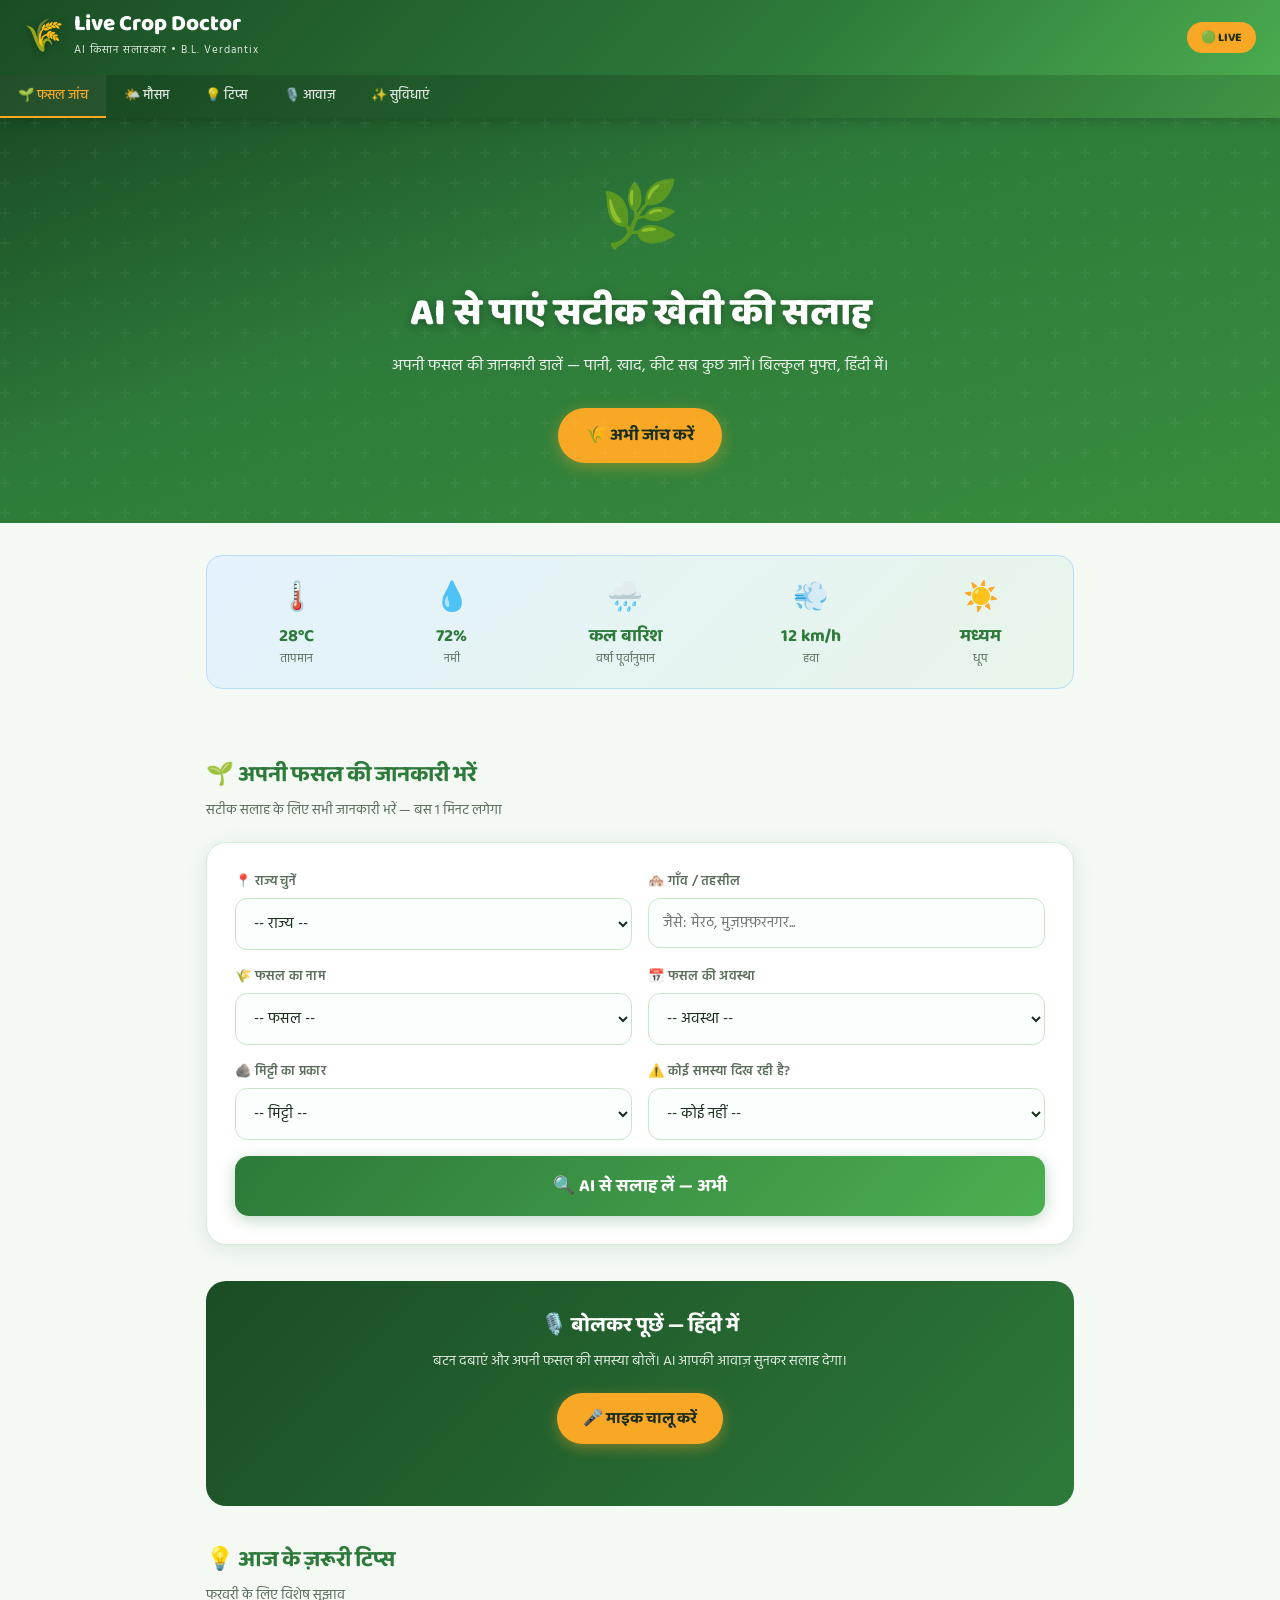
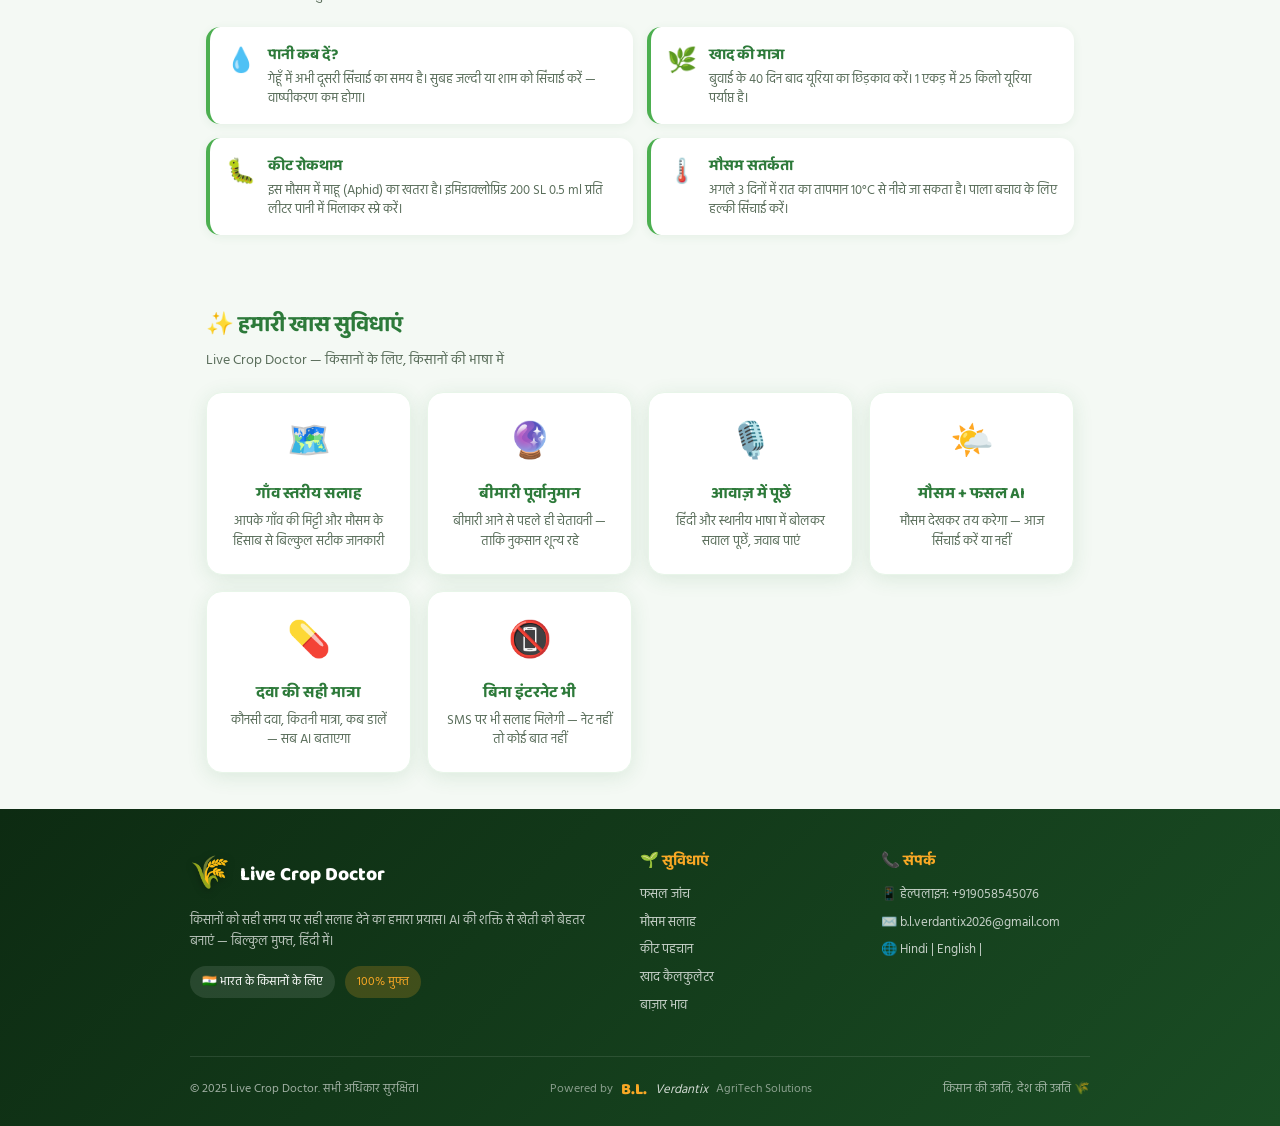
<file: pages/doctor.html>
<!DOCTYPE html>
<html lang="hi">

<head>
    <meta charset="UTF-8">
    <meta name="viewport" content="width=device-width, initial-scale=1.0">
    <title>Live Crop Doctor – B.L. Verdantix</title>
    <link
        href="https://fonts.googleapis.com/css2?family=Baloo+2:wght@400;600;700;800&family=Hind:wght@300;400;500;600&display=swap"
        rel="stylesheet">
    <style>
        :root {
            --green: #2d7a3a;
            --green-light: #4caf50;
            --green-pale: #e8f5e9;
            --gold: #f9a825;
            --gold-light: #fff9c4;
            --soil: #795548;
            --sky: #e3f2fd;
            --text: #1b2e1c;
            --text-muted: #5a6e5b;
            --white: #ffffff;
            --card-shadow: 0 4px 20px rgba(45, 122, 58, 0.12);
        }

        * {
            margin: 0;
            padding: 0;
            box-sizing: border-box;
        }

        body {
            font-family: 'Hind', sans-serif;
            background: #f4f9f4;
            color: var(--text);
            overflow-x: hidden;
        }

        /* ===== HEADER ===== */
        header {
            background: linear-gradient(135deg, #1a4d24 0%, #2d7a3a 60%, #4caf50 100%);
            color: white;
            padding: 0;
            position: sticky;
            top: 0;
            z-index: 100;
            box-shadow: 0 2px 12px rgba(0, 0, 0, 0.2);
        }

        .header-top {
            display: flex;
            align-items: center;
            justify-content: space-between;
            padding: 12px 24px;
        }

        .logo {
            display: flex;
            align-items: center;
            gap: 10px;
        }

        .logo-icon {
            font-size: 2rem;
            filter: drop-shadow(0 2px 4px rgba(0, 0, 0, 0.3));
        }

        .logo-text h1 {
            font-family: 'Baloo 2', cursive;
            font-size: 1.4rem;
            font-weight: 800;
            line-height: 1;
        }

        .logo-text span {
            font-size: 0.7rem;
            opacity: 0.85;
            letter-spacing: 1px;
        }

        .header-badge {
            background: var(--gold);
            color: #1b2e1c;
            padding: 6px 14px;
            border-radius: 20px;
            font-size: 0.75rem;
            font-weight: 700;
            font-family: 'Baloo 2', cursive;
            animation: pulse 2s infinite;
        }

        @keyframes pulse {

            0%,
            100% {
                transform: scale(1);
            }

            50% {
                transform: scale(1.04);
            }
        }

        nav {
            background: rgba(0, 0, 0, 0.15);
            display: flex;
            gap: 0;
            overflow-x: auto;
            scrollbar-width: none;
        }

        nav a {
            color: rgba(255, 255, 255, 0.85);
            text-decoration: none;
            padding: 10px 18px;
            font-size: 0.82rem;
            font-weight: 500;
            white-space: nowrap;
            border-bottom: 2px solid transparent;
            transition: all 0.2s;
        }

        nav a:hover,
        nav a.active {
            color: var(--gold);
            border-bottom-color: var(--gold);
            background: rgba(255, 255, 255, 0.05);
        }

        /* ===== HERO ===== */
        .hero {
            background: linear-gradient(160deg, #1a4d24 0%, #2d7a3a 40%, #388e3c 100%);
            color: white;
            padding: 50px 24px 60px;
            text-align: center;
            position: relative;
            overflow: hidden;
        }

        .hero::before {
            content: '';
            position: absolute;
            inset: 0;
            background: url("data:image/svg+xml,%3Csvg width='60' height='60' viewBox='0 0 60 60' xmlns='http://www.w3.org/2000/svg'%3E%3Cg fill='none' fill-rule='evenodd'%3E%3Cg fill='%23ffffff' fill-opacity='0.04'%3E%3Cpath d='M36 34v-4h-2v4h-4v2h4v4h2v-4h4v-2h-4zm0-30V0h-2v4h-4v2h4v4h2V6h4V4h-4zM6 34v-4H4v4H0v2h4v4h2v-4h4v-2H6zM6 4V0H4v4H0v2h4v4h2V6h4V4H6z'/%3E%3C/g%3E%3C/g%3E%3C/svg%3E");
        }

        .hero-emoji {
            font-size: 4rem;
            display: block;
            margin-bottom: 12px;
        }

        .hero h2 {
            font-family: 'Baloo 2', cursive;
            font-size: clamp(1.6rem, 5vw, 2.4rem);
            font-weight: 800;
            margin-bottom: 10px;
            text-shadow: 0 2px 8px rgba(0, 0, 0, 0.3);
        }

        .hero p {
            font-size: 1rem;
            opacity: 0.9;
            max-width: 500px;
            margin: 0 auto 28px;
            line-height: 1.6;
        }

        .hero-cta {
            display: inline-flex;
            align-items: center;
            gap: 8px;
            background: var(--gold);
            color: #1b2e1c;
            padding: 14px 28px;
            border-radius: 50px;
            font-family: 'Baloo 2', cursive;
            font-size: 1.05rem;
            font-weight: 700;
            text-decoration: none;
            box-shadow: 0 4px 16px rgba(249, 168, 37, 0.4);
            transition: transform 0.2s, box-shadow 0.2s;
            cursor: pointer;
            border: none;
        }

        .hero-cta:hover {
            transform: translateY(-2px);
            box-shadow: 0 6px 20px rgba(249, 168, 37, 0.5);
        }

        /* ===== MAIN CONTAINER ===== */
        .container {
            max-width: 900px;
            margin: 0 auto;
            padding: 0 16px;
        }

        /* ===== SECTION TITLES ===== */
        .section-title {
            font-family: 'Baloo 2', cursive;
            font-size: 1.4rem;
            font-weight: 700;
            color: var(--green);
            margin-bottom: 6px;
        }

        .section-sub {
            color: var(--text-muted);
            font-size: 0.88rem;
            margin-bottom: 20px;
        }

        /* ===== ADVISOR FORM ===== */
        .advisor-section {
            padding: 36px 0;
        }

        .form-card {
            background: white;
            border-radius: 20px;
            padding: 28px;
            box-shadow: var(--card-shadow);
            border: 1px solid #d4edda;
        }

        .form-grid {
            display: grid;
            grid-template-columns: 1fr 1fr;
            gap: 16px;
            margin-bottom: 16px;
        }

        @media(max-width:600px) {
            .form-grid {
                grid-template-columns: 1fr;
            }
        }

        .form-group {
            display: flex;
            flex-direction: column;
            gap: 6px;
        }

        .form-group label {
            font-size: 0.82rem;
            font-weight: 600;
            color: var(--text-muted);
            letter-spacing: 0.3px;
        }

        .form-group select,
        .form-group input {
            padding: 12px 14px;
            border: 1.5px solid #c8e6c9;
            border-radius: 12px;
            font-size: 0.95rem;
            font-family: 'Hind', sans-serif;
            color: var(--text);
            background: #fafffe;
            transition: border-color 0.2s, box-shadow 0.2s;
            outline: none;
        }

        .form-group select:focus,
        .form-group input:focus {
            border-color: var(--green);
            box-shadow: 0 0 0 3px rgba(76, 175, 80, 0.15);
        }

        .btn-analyze {
            width: 100%;
            padding: 16px;
            background: linear-gradient(135deg, var(--green), var(--green-light));
            color: white;
            border: none;
            border-radius: 14px;
            font-family: 'Baloo 2', cursive;
            font-size: 1.1rem;
            font-weight: 700;
            cursor: pointer;
            display: flex;
            align-items: center;
            justify-content: center;
            gap: 10px;
            transition: all 0.2s;
            box-shadow: 0 4px 16px rgba(45, 122, 58, 0.3);
            margin-top: 8px;
        }

        .btn-analyze:hover {
            transform: translateY(-1px);
            box-shadow: 0 6px 20px rgba(45, 122, 58, 0.4);
        }

        /* ===== RESULTS ===== */
        .results-section {
            display: none;
            padding-bottom: 36px;
        }

        .results-section.visible {
            display: block;
        }

        .results-header {
            background: linear-gradient(135deg, var(--green), #1b5e20);
            color: white;
            padding: 20px 24px;
            border-radius: 16px 16px 0 0;
            display: flex;
            align-items: center;
            gap: 12px;
        }

        .results-header h3 {
            font-family: 'Baloo 2', cursive;
            font-size: 1.15rem;
            font-weight: 700;
        }

        .results-body {
            background: white;
            border-radius: 0 0 16px 16px;
            overflow: hidden;
            box-shadow: var(--card-shadow);
        }

        .advice-cards {
            display: grid;
            grid-template-columns: 1fr 1fr;
            gap: 1px;
            background: #e8f5e9;
        }

        @media(max-width:600px) {
            .advice-cards {
                grid-template-columns: 1fr;
            }
        }

        .advice-card {
            background: white;
            padding: 20px;
            display: flex;
            flex-direction: column;
            gap: 8px;
        }

        .advice-card-icon {
            font-size: 1.8rem;
        }

        .advice-card-title {
            font-size: 0.78rem;
            font-weight: 700;
            color: var(--text-muted);
            text-transform: uppercase;
            letter-spacing: 0.5px;
        }

        .advice-card-value {
            font-family: 'Baloo 2', cursive;
            font-size: 1.1rem;
            font-weight: 700;
            color: var(--text);
            line-height: 1.3;
        }

        .advice-card-detail {
            font-size: 0.83rem;
            color: var(--text-muted);
            line-height: 1.5;
        }

        .badge {
            display: inline-block;
            padding: 3px 10px;
            border-radius: 20px;
            font-size: 0.72rem;
            font-weight: 700;
        }

        .badge-ok {
            background: #e8f5e9;
            color: #2e7d32;
        }

        .badge-warn {
            background: #fff8e1;
            color: #f57f17;
        }

        .badge-danger {
            background: #ffebee;
            color: #c62828;
        }

        .alert-box {
            margin: 16px;
            padding: 14px 16px;
            background: #fff8e1;
            border: 1.5px solid #ffe082;
            border-radius: 12px;
            display: flex;
            gap: 10px;
            align-items: flex-start;
        }

        .alert-box .alert-icon {
            font-size: 1.3rem;
            flex-shrink: 0;
        }

        .alert-box p {
            font-size: 0.88rem;
            line-height: 1.6;
            color: #5a4000;
        }

        /* ===== FEATURES SECTION ===== */
        .features-section {
            padding: 36px 0;
        }

        .features-grid {
            display: grid;
            grid-template-columns: repeat(auto-fit, minmax(200px, 1fr));
            gap: 16px;
        }

        .feature-card {
            background: white;
            border-radius: 16px;
            padding: 22px 18px;
            text-align: center;
            box-shadow: var(--card-shadow);
            border: 1px solid #e8f5e9;
            transition: transform 0.2s, box-shadow 0.2s;
        }

        .feature-card:hover {
            transform: translateY(-4px);
            box-shadow: 0 8px 28px rgba(45, 122, 58, 0.18);
        }

        .feature-card .icon {
            font-size: 2.2rem;
            margin-bottom: 10px;
        }

        .feature-card h3 {
            font-family: 'Baloo 2', cursive;
            font-size: 1rem;
            font-weight: 700;
            color: var(--green);
            margin-bottom: 6px;
        }

        .feature-card p {
            font-size: 0.82rem;
            color: var(--text-muted);
            line-height: 1.5;
        }

        /* ===== WEATHER STRIP ===== */
        .weather-strip {
            background: linear-gradient(135deg, #e3f2fd, #e8f5e9);
            border-radius: 16px;
            padding: 20px;
            display: flex;
            gap: 16px;
            align-items: center;
            justify-content: space-around;
            margin: 0 0 32px;
            flex-wrap: wrap;
            border: 1px solid #bbdefb;
        }

        .weather-item {
            text-align: center;
        }

        .weather-item .wi {
            font-size: 1.8rem;
        }

        .weather-item .wv {
            font-family: 'Baloo 2', cursive;
            font-size: 1.1rem;
            font-weight: 700;
            color: var(--green);
        }

        .weather-item .wl {
            font-size: 0.72rem;
            color: var(--text-muted);
        }

        /* ===== VOICE SECTION ===== */
        .voice-section {
            background: linear-gradient(135deg, #1a4d24, #2d7a3a);
            border-radius: 20px;
            padding: 28px;
            color: white;
            text-align: center;
            margin-bottom: 36px;
        }

        .voice-section h3 {
            font-family: 'Baloo 2', cursive;
            font-size: 1.3rem;
            font-weight: 700;
            margin-bottom: 8px;
        }

        .voice-section p {
            opacity: 0.85;
            font-size: 0.88rem;
            margin-bottom: 20px;
        }

        .voice-btn {
            display: inline-flex;
            align-items: center;
            gap: 8px;
            background: var(--gold);
            color: #1b2e1c;
            padding: 13px 26px;
            border-radius: 50px;
            font-family: 'Baloo 2', cursive;
            font-size: 1rem;
            font-weight: 700;
            cursor: pointer;
            border: none;
            transition: all 0.2s;
            box-shadow: 0 4px 14px rgba(249, 168, 37, 0.4);
        }

        .voice-btn:hover {
            transform: scale(1.05);
        }

        .voice-btn.recording {
            background: #ef5350;
            color: white;
            animation: recordPulse 1s infinite;
        }

        @keyframes recordPulse {

            0%,
            100% {
                box-shadow: 0 0 0 0 rgba(239, 83, 80, 0.5);
            }

            50% {
                box-shadow: 0 0 0 10px rgba(239, 83, 80, 0);
            }
        }

        /* ===== TIPS SECTION ===== */
        .tips-section {
            padding: 0 0 36px;
        }

        .tips-grid {
            display: grid;
            grid-template-columns: 1fr 1fr;
            gap: 14px;
        }

        @media(max-width:550px) {
            .tips-grid {
                grid-template-columns: 1fr;
            }
        }

        .tip-card {
            background: white;
            border-radius: 14px;
            padding: 16px;
            display: flex;
            gap: 12px;
            align-items: flex-start;
            box-shadow: 0 2px 10px rgba(45, 122, 58, 0.08);
            border-left: 4px solid var(--green-light);
        }

        .tip-card .tip-icon {
            font-size: 1.5rem;
            flex-shrink: 0;
        }

        .tip-card h4 {
            font-family: 'Baloo 2', cursive;
            font-size: 0.95rem;
            font-weight: 700;
            color: var(--green);
            margin-bottom: 3px;
        }

        .tip-card p {
            font-size: 0.8rem;
            color: var(--text-muted);
            line-height: 1.5;
        }

        /* ===== FOOTER ===== */
        footer {
            background: linear-gradient(135deg, #0d2b12, #1a4d24);
            color: white;
            padding: 40px 24px 24px;
        }

        .footer-grid {
            max-width: 900px;
            margin: 0 auto;
            display: grid;
            grid-template-columns: 2fr 1fr 1fr;
            gap: 32px;
            margin-bottom: 32px;
        }

        @media(max-width:600px) {
            .footer-grid {
                grid-template-columns: 1fr;
                gap: 20px;
            }
        }

        .footer-brand .logo-text h1 {
            font-family: 'Baloo 2', cursive;
            font-size: 1.2rem;
        }

        .footer-brand p {
            font-size: 0.82rem;
            opacity: 0.7;
            line-height: 1.6;
            margin-top: 10px;
        }

        .footer-col h4 {
            font-family: 'Baloo 2', cursive;
            font-size: 0.95rem;
            font-weight: 700;
            color: var(--gold);
            margin-bottom: 12px;
        }

        .footer-col a,
        .footer-col p {
            display: block;
            font-size: 0.82rem;
            opacity: 0.75;
            margin-bottom: 8px;
            text-decoration: none;
            color: white;
            line-height: 1.5;
        }

        .footer-col a:hover {
            opacity: 1;
            color: var(--gold);
        }

        .footer-bottom {
            max-width: 900px;
            margin: 0 auto;
            border-top: 1px solid rgba(255, 255, 255, 0.1);
            padding-top: 20px;
            display: flex;
            justify-content: space-between;
            align-items: center;
            flex-wrap: wrap;
            gap: 12px;
        }

        .footer-bottom p {
            font-size: 0.78rem;
            opacity: 0.6;
        }

        .footer-brand-tag {
            display: flex;
            align-items: center;
            gap: 8px;
        }

        .footer-brand-tag .bl {
            font-family: 'Baloo 2', cursive;
            font-size: 1rem;
            font-weight: 800;
            color: var(--gold);
        }

        .footer-brand-tag .verdantix {
            font-size: 0.8rem;
            opacity: 0.8;
            font-style: italic;
        }

        /* ===== LOADING ===== */
        .loading {
            display: none;
            text-align: center;
            padding: 32px;
        }

        .loading.show {
            display: block;
        }

        .spinner {
            width: 44px;
            height: 44px;
            border: 4px solid #e8f5e9;
            border-top-color: var(--green);
            border-radius: 50%;
            animation: spin 0.8s linear infinite;
            margin: 0 auto 12px;
        }

        @keyframes spin {
            to {
                transform: rotate(360deg);
            }
        }

        .loading p {
            color: var(--text-muted);
            font-size: 0.9rem;
        }

        /* ===== SCROLL ANIMATE ===== */
        .fade-in {
            opacity: 0;
            transform: translateY(20px);
            transition: opacity 0.5s, transform 0.5s;
        }

        .fade-in.visible {
            opacity: 1;
            transform: none;
        }
    </style>
</head>

<body>

    <!-- HEADER -->
    <header>
        <div class="header-top">
            <div class="logo">
                <span class="logo-icon">🌾</span>
                <div class="logo-text">
                    <h1>Live Crop Doctor</h1>
                    <span>AI किसान सलाहकार • B.L. Verdantix</span>
                </div>
            </div>
            <div class="header-badge">🟢 LIVE</div>
        </div>
        <nav>
            <a href="#advisor" class="active">🌱 फसल जांच</a>
            <a href="#weather">🌤️ मौसम</a>
            <a href="#tips">💡 टिप्स</a>
            <a href="#voice">🎙️ आवाज़</a>
            <a href="#features">✨ सुविधाएं</a>
        </nav>
    </header>

    <!-- HERO -->
    <div class="hero">
        <span class="hero-emoji">🌿</span>
        <h2>AI से पाएं सटीक खेती की सलाह</h2>
        <p>अपनी फसल की जानकारी डालें — पानी, खाद, कीट सब कुछ जानें। बिल्कुल मुफ्त, हिंदी में।</p>
        <button class="hero-cta" onclick="document.getElementById('advisor').scrollIntoView({behavior:'smooth'})">
            🌾 अभी जांच करें
        </button>
    </div>

    <!-- MAIN -->
    <div class="container">

        <!-- WEATHER STRIP -->
        <div id="weather" style="padding-top:32px;">
            <div class="weather-strip fade-in">
                <div class="weather-item">
                    <div class="wi">🌡️</div>
                    <div class="wv" id="w-temp">28°C</div>
                    <div class="wl">तापमान</div>
                </div>
                <div class="weather-item">
                    <div class="wi">💧</div>
                    <div class="wv" id="w-humid">72%</div>
                    <div class="wl">नमी</div>
                </div>
                <div class="weather-item">
                    <div class="wi">🌧️</div>
                    <div class="wv" id="w-rain">कल बारिश</div>
                    <div class="wl">वर्षा पूर्वानुमान</div>
                </div>
                <div class="weather-item">
                    <div class="wi">💨</div>
                    <div class="wv" id="w-wind">12 km/h</div>
                    <div class="wl">हवा</div>
                </div>
                <div class="weather-item">
                    <div class="wi">☀️</div>
                    <div class="wv" id="w-uv">मध्यम</div>
                    <div class="wl">धूप</div>
                </div>
            </div>
        </div>

        <!-- ADVISOR FORM -->
        <section class="advisor-section" id="advisor">
            <div class="section-title">🌱 अपनी फसल की जानकारी भरें</div>
            <div class="section-sub">सटीक सलाह के लिए सभी जानकारी भरें — बस 1 मिनट लगेगा</div>

            <div class="form-card fade-in">
                <div class="form-grid">
                    <div class="form-group">
                        <label>📍 राज्य चुनें</label>
                        <select id="state">
                            <option value="">-- राज्य --</option>
                            <option>उत्तर प्रदेश</option>
                            <option>हरियाणा</option>
                            <option>पंजाब</option>
                            <option>मध्य प्रदेश</option>
                            <option>राजस्थान</option>
                            <option>महाराष्ट्र</option>
                            <option>बिहार</option>
                            <option>गुजरात</option>
                        </select>
                    </div>
                    <div class="form-group">
                        <label>🏘️ गाँव / तहसील</label>
                        <input type="text" id="village" placeholder="जैसे: मेरठ, मुज़फ़्फ़रनगर...">
                    </div>
                    <div class="form-group">
                        <label>🌾 फसल का नाम</label>
                        <select id="crop">
                            <option value="">-- फसल --</option>
                            <option>गेहूँ</option>
                            <option>धान / चावल</option>
                            <option>गन्ना</option>
                            <option>सरसों</option>
                            <option>मक्का</option>
                            <option>आलू</option>
                            <option>प्याज</option>
                            <option>टमाटर</option>
                            <option>कपास</option>
                            <option>मूंग</option>
                        </select>
                    </div>
                    <div class="form-group">
                        <label>📅 फसल की अवस्था</label>
                        <select id="stage">
                            <option value="">-- अवस्था --</option>
                            <option>बुवाई (0–10 दिन)</option>
                            <option>अंकुरण (10–25 दिन)</option>
                            <option>बढ़वार (25–60 दिन)</option>
                            <option>फूल आना (60–90 दिन)</option>
                            <option>दाना भरना (90–120 दिन)</option>
                            <option>पकाई (120+ दिन)</option>
                        </select>
                    </div>
                    <div class="form-group">
                        <label>🪨 मिट्टी का प्रकार</label>
                        <select id="soil">
                            <option value="">-- मिट्टी --</option>
                            <option>दोमट (Loamy)</option>
                            <option>बलुई दोमट (Sandy Loam)</option>
                            <option>चिकनी मिट्टी (Clay)</option>
                            <option>काली मिट्टी</option>
                            <option>लाल मिट्टी</option>
                        </select>
                    </div>
                    <div class="form-group">
                        <label>⚠️ कोई समस्या दिख रही है?</label>
                        <select id="problem">
                            <option value="">-- कोई नहीं --</option>
                            <option>पत्तियां पीली हो रही हैं</option>
                            <option>पत्तियों पर धब्बे हैं</option>
                            <option>फसल मुरझा रही है</option>
                            <option>कीड़े दिख रहे हैं</option>
                            <option>जड़ें सड़ रही हैं</option>
                            <option>बढ़वार रुक गई है</option>
                        </select>
                    </div>
                </div>
                <button class="btn-analyze" onclick="analyzeField()">
                    🔍 AI से सलाह लें — अभी
                </button>
            </div>

            <!-- LOADING -->
            <div class="loading" id="loading">
                <div class="spinner"></div>
                <p>आपकी फसल का विश्लेषण हो रहा है... 🌿</p>
            </div>

            <!-- RESULTS -->
            <div class="results-section" id="results" style="margin-top:24px;">
                <div class="results-header">
                    <span style="font-size:1.4rem;">📋</span>
                    <div>
                        <h3 id="result-title">आज की सलाह</h3>
                        <p style="font-size:0.78rem;opacity:0.8;" id="result-sub">—</p>
                    </div>
                </div>
                <div class="results-body">
                    <div class="advice-cards" id="advice-cards"></div>
                    <div class="alert-box" id="alert-box" style="display:none;">
                        <span class="alert-icon">⚠️</span>
                        <p id="alert-text"></p>
                    </div>
                </div>
            </div>
        </section>

        <!-- VOICE SECTION -->
        <div id="voice">
            <div class="voice-section fade-in">
                <h3>🎙️ बोलकर पूछें — हिंदी में</h3>
                <p>बटन दबाएं और अपनी फसल की समस्या बोलें। AI आपकी आवाज़ सुनकर सलाह देगा।</p>
                <button class="voice-btn" id="voiceBtn" onclick="toggleVoice()">
                    🎤 माइक चालू करें
                </button>
                <div id="voiceResult" style="margin-top:14px;font-size:0.88rem;opacity:0.85;min-height:20px;"></div>
            </div>
        </div>

        <!-- SEASONAL TIPS -->
        <section class="tips-section" id="tips">
            <div class="section-title">💡 आज के ज़रूरी टिप्स</div>
            <div class="section-sub">फरवरी के लिए विशेष सुझाव</div>
            <div class="tips-grid">
                <div class="tip-card fade-in">
                    <span class="tip-icon">💧</span>
                    <div>
                        <h4>पानी कब दें?</h4>
                        <p>गेहूँ में अभी दूसरी सिंचाई का समय है। सुबह जल्दी या शाम को सिंचाई करें — वाष्पीकरण कम होगा।
                        </p>
                    </div>
                </div>
                <div class="tip-card fade-in">
                    <span class="tip-icon">🌿</span>
                    <div>
                        <h4>खाद की मात्रा</h4>
                        <p>बुवाई के 40 दिन बाद यूरिया का छिड़काव करें। 1 एकड़ में 25 किलो यूरिया पर्याप्त है।</p>
                    </div>
                </div>
                <div class="tip-card fade-in">
                    <span class="tip-icon">🐛</span>
                    <div>
                        <h4>कीट रोकथाम</h4>
                        <p>इस मौसम में माहू (Aphid) का खतरा है। इमिडाक्लोप्रिड 200 SL 0.5 ml प्रति लीटर पानी में मिलाकर
                            स्प्रे करें।</p>
                    </div>
                </div>
                <div class="tip-card fade-in">
                    <span class="tip-icon">🌡️</span>
                    <div>
                        <h4>मौसम सतर्कता</h4>
                        <p>अगले 3 दिनों में रात का तापमान 10°C से नीचे जा सकता है। पाला बचाव के लिए हल्की सिंचाई करें।
                        </p>
                    </div>
                </div>
            </div>
        </section>

        <!-- FEATURES -->
        <section class="features-section" id="features">
            <div class="section-title">✨ हमारी खास सुविधाएं</div>
            <div class="section-sub">Live Crop Doctor — किसानों के लिए, किसानों की भाषा में</div>
            <div class="features-grid">
                <div class="feature-card fade-in">
                    <div class="icon">🗺️</div>
                    <h3>गाँव स्तरीय सलाह</h3>
                    <p>आपके गाँव की मिट्टी और मौसम के हिसाब से बिल्कुल सटीक जानकारी</p>
                </div>
                <div class="feature-card fade-in">
                    <div class="icon">🔮</div>
                    <h3>बीमारी पूर्वानुमान</h3>
                    <p>बीमारी आने से पहले ही चेतावनी — ताकि नुकसान शून्य रहे</p>
                </div>
                <div class="feature-card fade-in">
                    <div class="icon">🎙️</div>
                    <h3>आवाज़ में पूछें</h3>
                    <p>हिंदी और स्थानीय भाषा में बोलकर सवाल पूछें, जवाब पाएं</p>
                </div>
                <div class="feature-card fade-in">
                    <div class="icon">🌤️</div>
                    <h3>मौसम + फसल AI</h3>
                    <p>मौसम देखकर तय करेगा — आज सिंचाई करें या नहीं</p>
                </div>
                <div class="feature-card fade-in">
                    <div class="icon">💊</div>
                    <h3>दवा की सही मात्रा</h3>
                    <p>कौनसी दवा, कितनी मात्रा, कब डालें — सब AI बताएगा</p>
                </div>
                <div class="feature-card fade-in">
                    <div class="icon">📵</div>
                    <h3>बिना इंटरनेट भी</h3>
                    <p>SMS पर भी सलाह मिलेगी — नेट नहीं तो कोई बात नहीं</p>
                </div>
            </div>
        </section>

    </div><!-- /container -->

    <!-- FOOTER -->
    <footer>
        <div class="footer-grid">
            <div class="footer-brand">
                <div class="logo" style="margin-bottom:8px;">
                    <span class="logo-icon">🌾</span>
                    <div class="logo-text">
                        <h1>Live Crop Doctor</h1>
                    </div>
                </div>
                <p>किसानों को सही समय पर सही सलाह देने का हमारा प्रयास। AI की शक्ति से खेती को बेहतर बनाएं — बिल्कुल
                    मुफ्त, हिंदी में।</p>
                <div style="margin-top:14px;display:flex;gap:10px;">
                    <span
                        style="background:rgba(255,255,255,0.1);padding:6px 12px;border-radius:20px;font-size:0.75rem;">🇮🇳
                        भारत के किसानों के लिए</span>
                    <span
                        style="background:rgba(249,168,37,0.2);padding:6px 12px;border-radius:20px;font-size:0.75rem;color:var(--gold);">100%
                        मुफ्त</span>
                </div>
            </div>
            <div class="footer-col">
                <h4>🌱 सुविधाएं</h4>
                <a href="#">फसल जांच</a>
                <a href="#">मौसम सलाह</a>
                <a href="#">कीट पहचान</a>
                <a href="#">खाद कैलकुलेटर</a>
                <a href="#">बाज़ार भाव</a>
            </div>
            <div class="footer-col">
                <h4>📞 संपर्क</h4>
                <p>📱 हेल्पलाइन: +919058545076</p>
                <p>✉️ b.l.verdantix2026@gmail.com</p>
                <p style="margin-top:8px;">🌐 Hindi | English |</p>
            </div>
        </div>

        <div class="footer-bottom">
            <p>© 2025 Live Crop Doctor. सभी अधिकार सुरक्षित।</p>
            <div class="footer-brand-tag">
                <span style="font-size:0.78rem;opacity:0.5;">Powered by</span>
                <span class="bl">B.L.</span>
                <span class="verdantix">Verdantix</span>
                <span style="font-size:0.75rem;opacity:0.5;">AgriTech Solutions</span>
            </div>
            <p>किसान की उन्नति, देश की उन्नति 🌾</p>
        </div>
    </footer>

    <script>
        // ===== SCROLL ANIMATIONS =====
        const observer = new IntersectionObserver((entries) => {
            entries.forEach(e => { if (e.isIntersecting) e.target.classList.add('visible'); });
        }, { threshold: 0.1 });
        document.querySelectorAll('.fade-in').forEach(el => observer.observe(el));

        // ===== WEATHER (SIMULATED) =====
        const weatherData = {
            "उत्तर प्रदेश": { temp: "27°C", humid: "68%", rain: "2 दिन में", wind: "10 km/h", uv: "अधिक" },
            "हरियाणा": { temp: "25°C", humid: "60%", rain: "कल", wind: "15 km/h", uv: "मध्यम" },
            "पंजाब": { temp: "22°C", humid: "75%", rain: "आज शाम", wind: "18 km/h", uv: "कम" },
            default: { temp: "28°C", humid: "72%", rain: "कल बारिश", wind: "12 km/h", uv: "मध्यम" }
        };

        document.getElementById('state').addEventListener('change', function () {
            const d = weatherData[this.value] || weatherData.default;
            document.getElementById('w-temp').textContent = d.temp;
            document.getElementById('w-humid').textContent = d.humid;
            document.getElementById('w-rain').textContent = d.rain;
            document.getElementById('w-wind').textContent = d.wind;
            document.getElementById('w-uv').textContent = d.uv;
        });

        // ===== AI ADVICE ENGINE =====
        const adviceDB = {
            "गेहूँ": {
                "बढ़वार (25–60 दिन)": {
                    irrigation: { icon: "💧", status: "badge-warn", msg: "हाँ, आज करें", detail: "फसल बढ़वार अवस्था में है। यदि पिछली सिंचाई 10 दिन पहले थी तो आज दूसरी सिंचाई आवश्यक है।" },
                    disease: { icon: "🔴", risk: "उच्च जोखिम", badge: "badge-warn", detail: "पाउडरी मिल्ड्यू और रस्ट का खतरा है। पत्तियों पर नज़र रखें।" },
                    spray: { icon: "🧴", name: "Propiconazole 25 EC", dose: "1 ml प्रति लीटर पानी", time: "सुबह 7–9 बजे" },
                    fertilizer: { icon: "🌿", name: "यूरिया", dose: "25 किग्रा / एकड़", when: "अगले 5 दिन में" },
                },
                "फूल आना (60–90 दिन)": {
                    irrigation: { icon: "💧", status: "badge-ok", msg: "हाँ, ज़रूरी है", detail: "फूल आने के समय पानी देना बेहद ज़रूरी है। कल सुबह हल्की सिंचाई करें।" },
                    disease: { icon: "🔴", risk: "मध्यम जोखिम", badge: "badge-warn", detail: "इस अवस्था में करनाल बंट का खतरा रहता है। नमी ज़्यादा रही तो सतर्क रहें।" },
                    spray: { icon: "🧴", name: "Mancozeb 75 WP", dose: "2.5 ग्राम / लीटर", time: "शाम 5–7 बजे" },
                    fertilizer: { icon: "🌿", name: "DAP + पोटाश", dose: "10+10 किग्रा / एकड़", when: "अभी नहीं — बाद में" },
                }
            },
            "धान / चावल": {
                "बढ़वार (25–60 दिन)": {
                    irrigation: { icon: "💧", status: "badge-ok", msg: "खेत गीला रखें", detail: "धान में 5 cm तक पानी बना रहे। रोज़ चेक करें।" },
                    disease: { icon: "🔴", risk: "उच्च जोखिम", badge: "badge-danger", detail: "Blast disease का खतरा है, खासकर नम मौसम में।" },
                    spray: { icon: "🧴", name: "Tricyclazole 75 WP", dose: "0.6 ग्राम / लीटर", time: "सुबह छिड़काव करें" },
                    fertilizer: { icon: "🌿", name: "यूरिया + ZnSO₄", dose: "20+5 किग्रा / एकड़", when: "इस हफ्ते में" },
                }
            },
            "default": {
                "default": {
                    irrigation: { icon: "💧", status: "badge-ok", msg: "मौसम देखकर करें", detail: "अगले 2 दिनों में बारिश का पूर्वानुमान है, सिंचाई में देरी करें।" },
                    disease: { icon: "🟡", risk: "कम जोखिम", badge: "badge-ok", detail: "अभी कोई गंभीर बीमारी का खतरा नहीं। निगरानी जारी रखें।" },
                    spray: { icon: "🧴", name: "Neem Oil 1500 PPM", dose: "3 ml / लीटर", time: "सुबह या शाम" },
                    fertilizer: { icon: "🌿", name: "NPK 19:19:19", dose: "5 किग्रा / एकड़", when: "15 दिन में एक बार" },
                }
            }
        };

        function analyzeField() {
            const state = document.getElementById('state').value;
            const crop = document.getElementById('crop').value;
            const stage = document.getElementById('stage').value;
            const problem = document.getElementById('problem').value;

            if (!state || !crop || !stage) {
                alert('कृपया राज्य, फसल और अवस्था ज़रूर भरें!');
                return;
            }

            document.getElementById('loading').classList.add('show');
            document.getElementById('results').classList.remove('visible');

            setTimeout(() => {
                document.getElementById('loading').classList.remove('show');
                showResults(crop, stage, problem);
            }, 1800);
        }

        function showResults(crop, stage, problem) {
            const db = adviceDB[crop]?.[stage] || adviceDB['default']['default'];

            document.getElementById('result-title').textContent = `${crop} (${stage}) — आज की सलाह`;
            document.getElementById('result-sub').textContent = `मौसम और स्थान के आधार पर AI विश्लेषण | ${new Date().toLocaleDateString('hi-IN')}`;

            const cards = [
                `<div class="advice-card">
      <div class="advice-card-icon">${db.irrigation.icon}</div>
      <div class="advice-card-title">सिंचाई आज करें?</div>
      <div class="advice-card-value"><span class="badge ${db.irrigation.status}">${db.irrigation.msg}</span></div>
      <div class="advice-card-detail">${db.irrigation.detail}</div>
    </div>`,
                `<div class="advice-card">
      <div class="advice-card-icon">${db.disease.icon}</div>
      <div class="advice-card-title">बीमारी का जोखिम</div>
      <div class="advice-card-value"><span class="badge ${db.disease.badge}">${db.disease.risk}</span></div>
      <div class="advice-card-detail">${db.disease.detail}</div>
    </div>`,
                `<div class="advice-card">
      <div class="advice-card-icon">${db.spray.icon}</div>
      <div class="advice-card-title">स्प्रे / दवाई</div>
      <div class="advice-card-value">${db.spray.name}</div>
      <div class="advice-card-detail">मात्रा: ${db.spray.dose}<br>समय: ${db.spray.time}</div>
    </div>`,
                `<div class="advice-card">
      <div class="advice-card-icon">${db.fertilizer.icon}</div>
      <div class="advice-card-title">खाद / उर्वरक</div>
      <div class="advice-card-value">${db.fertilizer.name}</div>
      <div class="advice-card-detail">मात्रा: ${db.fertilizer.dose}<br>कब: ${db.fertilizer.when}</div>
    </div>`
            ];

            document.getElementById('advice-cards').innerHTML = cards.join('');

            const alertBox = document.getElementById('alert-box');
            if (problem && problem !== '') {
                alertBox.style.display = 'flex';
                document.getElementById('alert-text').innerHTML =
                    `<strong>समस्या "${problem}" के लिए:</strong> तुरंत पत्तियों की जांच करें। यदि 20% से अधिक पत्तियां प्रभावित हों, तो कृषि विशेषज्ञ से मिलें या नज़दीकी KVK केंद्र पर जाएं।`;
            } else {
                alertBox.style.display = 'none';
            }

            const resultsEl = document.getElementById('results');
            resultsEl.classList.add('visible');
            resultsEl.scrollIntoView({ behavior: 'smooth', block: 'start' });
        }

        // ===== VOICE FEATURE =====
        let isRecording = false;
        let recognition = null;

        function toggleVoice() {
            const btn = document.getElementById('voiceBtn');
            const result = document.getElementById('voiceResult');

            if (!('webkitSpeechRecognition' in window) && !('SpeechRecognition' in window)) {
                result.textContent = '⚠️ आपका ब्राउज़र voice को support नहीं करता। Chrome use करें।';
                return;
            }

            if (isRecording) {
                recognition?.stop();
                return;
            }

            const SR = window.SpeechRecognition || window.webkitSpeechRecognition;
            recognition = new SR();
            recognition.lang = 'hi-IN';
            recognition.interimResults = false;

            isRecording = true;
            btn.textContent = '⏹️ रिकॉर्डिंग... रोकने के लिए दबाएं';
            btn.classList.add('recording');
            result.textContent = '🎤 बोलिए — जैसे "मेरे गेहूँ की पत्तियाँ पीली हो रही हैं"';

            recognition.onresult = (e) => {
                const text = e.results[0][0].transcript;
                result.innerHTML = `✅ आपने कहा: "<strong>${text}</strong>"<br><br>🤖 AI सलाह: यह समस्या नाइट्रोजन की कमी या पीला रतुआ रोग हो सकता है। यूरिया स्प्रे (2%) करें और खेत की नमी जाँचें।`;
            };

            recognition.onerror = () => {
                result.textContent = '❌ आवाज़ नहीं पकड़ी, दोबारा कोशिश करें।';
            };

            recognition.onend = () => {
                isRecording = false;
                btn.textContent = '🎤 माइक चालू करें';
                btn.classList.remove('recording');
            };

            recognition.start();
        }
    </script>
</body>


</html>
</file>
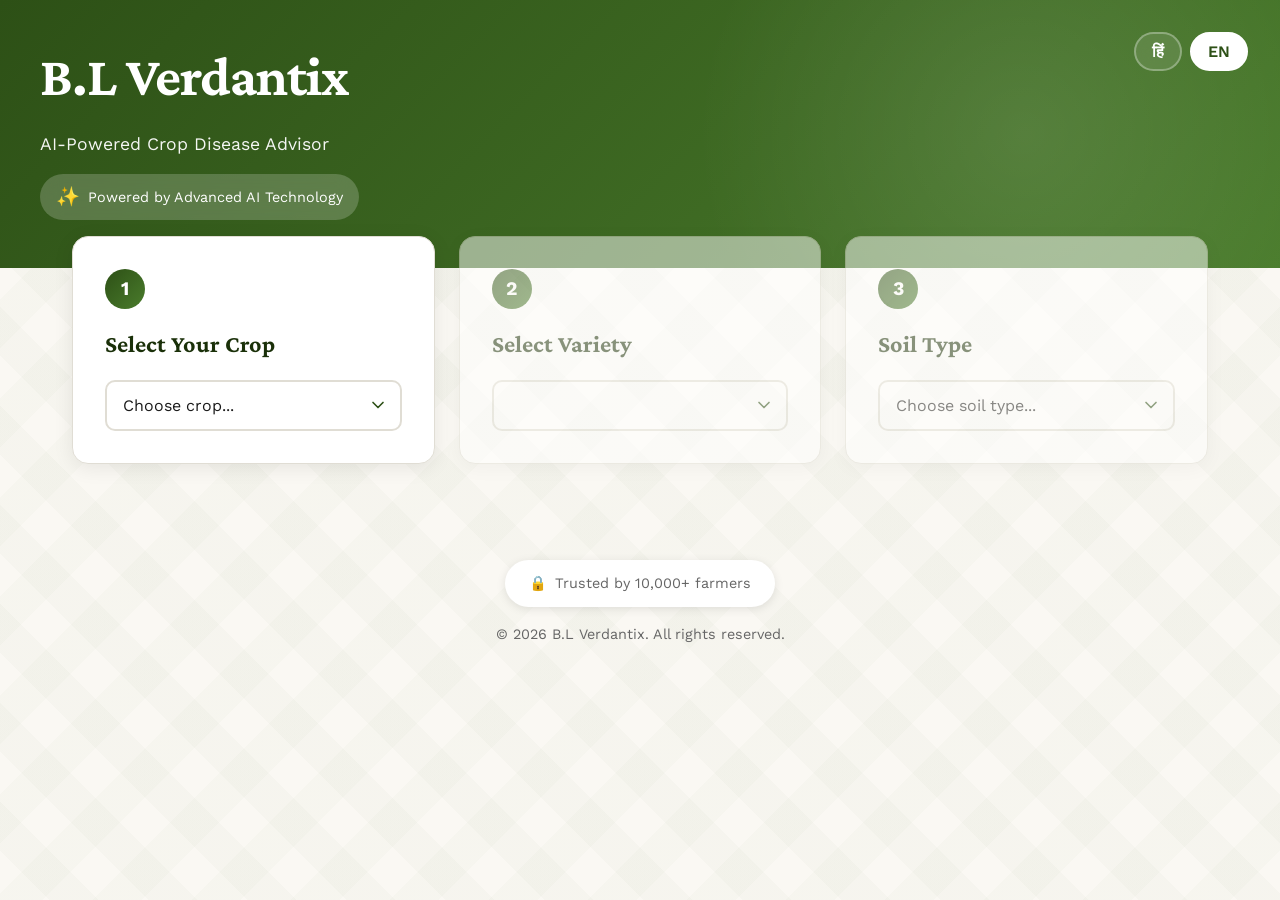
<file: pages/finder.html>
<!DOCTYPE html>
<html lang="en">

<head>
    <meta charset="UTF-8">
    <title>B.L Verdantix – AI Crop Disease Advisor</title>
    <meta name="viewport" content="width=device-width, initial-scale=1.0">
    <link rel="preconnect" href="https://fonts.googleapis.com">
    <link rel="preconnect" href="https://fonts.gstatic.com" crossorigin>
    <link
        href="https://fonts.googleapis.com/css2?family=Crimson+Pro:wght@400;600;700&family=Work+Sans:wght@400;500;600&display=swap"
        rel="stylesheet">
    <style>
        * {
            margin: 0;
            padding: 0;
            box-sizing: border-box;
        }

        :root {
            --primary: #2d5016;
            --primary-light: #4a7c2c;
            --primary-dark: #1a3009;
            --accent: #f4a259;
            --accent-dark: #e68a3d;
            --bg: #faf8f3;
            --card-bg: #ffffff;
            --text: #1a1a1a;
            --text-muted: #666666;
            --border: #e0ddd4;
            --success: #4a7c2c;
            --warning: #f4a259;
            --error: #c94c4c;
            --gradient: linear-gradient(135deg, #2d5016 0%, #4a7c2c 100%);
            --gradient-accent: linear-gradient(135deg, #f4a259 0%, #e68a3d 100%);
        }

        body {
            font-family: 'Work Sans', sans-serif;
            background: var(--bg);
            color: var(--text);
            line-height: 1.6;
            min-height: 100vh;
            overflow-x: hidden;
        }

        body::before {
            content: '';
            position: fixed;
            top: 0;
            left: 0;
            width: 100%;
            height: 100%;
            background-image: repeating-linear-gradient(45deg, transparent, transparent 35px, rgba(45, 80, 22, 0.02) 35px, rgba(45, 80, 22, 0.02) 70px), repeating-linear-gradient(-45deg, transparent, transparent 35px, rgba(74, 124, 44, 0.02) 35px, rgba(74, 124, 44, 0.02) 70px);
            z-index: -1;
            animation: patternSlide 60s linear infinite;
        }

        @keyframes patternSlide {
            0% {
                transform: translate(0, 0)
            }

            100% {
                transform: translate(70px, 70px)
            }
        }

        header {
            background: var(--gradient);
            color: white;
            padding: 2rem 2rem 3rem;
            position: relative;
            overflow: hidden;
        }

        header::before {
            content: '';
            position: absolute;
            top: -50%;
            right: -10%;
            width: 60%;
            height: 200%;
            background: radial-gradient(circle, rgba(255, 255, 255, 0.1) 0%, transparent 70%);
            animation: float 20s ease-in-out infinite;
        }

        @keyframes float {

            0%,
            100% {
                transform: translate(0, 0) rotate(0deg)
            }

            50% {
                transform: translate(-20px, 20px) rotate(5deg)
            }
        }

        .header-content {
            max-width: 1200px;
            margin: 0 auto;
            position: relative;
            z-index: 1;
        }

        h1 {
            font-family: 'Crimson Pro', serif;
            font-size: clamp(2rem, 5vw, 3.5rem);
            font-weight: 700;
            margin-bottom: 0.5rem;
            letter-spacing: -0.02em;
            animation: slideDown 0.6s ease-out;
        }

        @keyframes slideDown {
            from {
                opacity: 0;
                transform: translateY(-20px)
            }

            to {
                opacity: 1;
                transform: translateY(0)
            }
        }

        .tagline {
            font-size: 1.1rem;
            opacity: 0.95;
            font-weight: 400;
            animation: slideDown 0.6s ease-out 0.2s backwards;
        }

        .ai-badge {
            display: inline-flex;
            align-items: center;
            gap: 0.5rem;
            background: rgba(255, 255, 255, 0.2);
            padding: 0.5rem 1rem;
            border-radius: 50px;
            margin-top: 1rem;
            font-size: 0.9rem;
            backdrop-filter: blur(10px);
            animation: slideDown 0.6s ease-out 0.4s backwards;
        }

        .ai-badge::before {
            content: '✨';
            font-size: 1.2rem;
            animation: pulse 2s ease-in-out infinite;
        }

        @keyframes pulse {

            0%,
            100% {
                transform: scale(1);
                opacity: 1
            }

            50% {
                transform: scale(1.2);
                opacity: 0.8
            }
        }

        .lang-toggle {
            position: absolute;
            top: 2rem;
            right: 2rem;
            display: flex;
            gap: 0.5rem;
            z-index: 10;
        }

        .lang-toggle button {
            padding: 0.5rem 1rem;
            border: 2px solid rgba(255, 255, 255, 0.3);
            background: rgba(255, 255, 255, 0.1);
            color: white;
            border-radius: 20px;
            cursor: pointer;
            font-weight: 600;
            transition: all 0.3s ease;
            backdrop-filter: blur(10px);
        }

        .lang-toggle button:hover {
            background: rgba(255, 255, 255, 0.2);
            transform: translateY(-2px);
        }

        .lang-toggle button.active {
            background: white;
            color: var(--primary);
            border-color: white;
        }

        .container {
            max-width: 1200px;
            margin: -2rem auto 3rem;
            padding: 0 2rem;
            position: relative;
            z-index: 2;
        }

        .workflow {
            display: grid;
            grid-template-columns: repeat(auto-fit, minmax(280px, 1fr));
            gap: 1.5rem;
            margin-bottom: 2rem;
        }

        .card {
            background: var(--card-bg);
            border-radius: 16px;
            padding: 2rem;
            box-shadow: 0 4px 20px rgba(0, 0, 0, 0.08);
            border: 1px solid var(--border);
            transition: all 0.3s ease;
            animation: fadeInUp 0.6s ease-out backwards;
        }

        @keyframes fadeInUp {
            from {
                opacity: 0;
                transform: translateY(30px)
            }

            to {
                opacity: 1;
                transform: translateY(0)
            }
        }

        .card:nth-child(1) {
            animation-delay: 0.1s
        }

        .card:nth-child(2) {
            animation-delay: 0.2s
        }

        .card:nth-child(3) {
            animation-delay: 0.3s
        }

        .card:hover {
            transform: translateY(-5px);
            box-shadow: 0 8px 30px rgba(45, 80, 22, 0.15);
        }

        .card.disabled {
            opacity: 0.5;
            pointer-events: none;
        }

        .card-number {
            display: inline-flex;
            align-items: center;
            justify-content: center;
            width: 40px;
            height: 40px;
            background: var(--gradient);
            color: white;
            border-radius: 50%;
            font-weight: 700;
            margin-bottom: 1rem;
            font-size: 1.2rem;
        }

        h3 {
            font-family: 'Crimson Pro', serif;
            font-size: 1.5rem;
            margin-bottom: 1rem;
            color: var(--primary-dark);
        }

        select,
        input,
        textarea {
            width: 100%;
            padding: 0.875rem 1rem;
            border: 2px solid var(--border);
            border-radius: 10px;
            font-size: 1rem;
            font-family: 'Work Sans', sans-serif;
            transition: all 0.3s ease;
            background: white;
            color: var(--text);
        }

        select:focus,
        input:focus,
        textarea:focus {
            outline: none;
            border-color: var(--primary);
            box-shadow: 0 0 0 3px rgba(45, 80, 22, 0.1);
        }

        select {
            cursor: pointer;
            appearance: none;
            background-image: url("data:image/svg+xml,%3Csvg xmlns='http://www.w3.org/2000/svg' width='24' height='24' viewBox='0 0 24 24' fill='none' stroke='%232d5016' stroke-width='2' stroke-linecap='round' stroke-linejoin='round'%3E%3Cpolyline points='6 9 12 15 18 9'%3E%3C/polyline%3E%3C/svg%3E");
            background-repeat: no-repeat;
            background-position: right 0.75rem center;
            background-size: 1.25rem;
            padding-right: 3rem;
        }

        .button-group {
            display: flex;
            gap: 1rem;
            margin-top: 1.5rem;
        }

        button {
            padding: 1rem 2rem;
            border: none;
            border-radius: 10px;
            font-size: 1rem;
            font-weight: 600;
            cursor: pointer;
            transition: all 0.3s ease;
            font-family: 'Work Sans', sans-serif;
            position: relative;
            overflow: hidden;
        }

        button::before {
            content: '';
            position: absolute;
            top: 50%;
            left: 50%;
            width: 0;
            height: 0;
            border-radius: 50%;
            background: rgba(255, 255, 255, 0.3);
            transform: translate(-50%, -50%);
            transition: width 0.6s, height 0.6s;
        }

        button:hover::before {
            width: 300px;
            height: 300px;
        }

        .btn-primary {
            background: var(--gradient);
            color: white;
            flex: 1;
            box-shadow: 0 4px 15px rgba(45, 80, 22, 0.3);
        }

        .btn-primary:hover {
            transform: translateY(-2px);
            box-shadow: 0 6px 20px rgba(45, 80, 22, 0.4);
        }

        .btn-primary:disabled {
            background: #ccc;
            cursor: not-allowed;
            box-shadow: none;
        }

        .btn-store {
            background: var(--gradient-accent);
            color: white;
            box-shadow: 0 4px 15px rgba(244, 162, 89, 0.3);
            display: inline-flex;
            align-items: center;
            gap: 0.5rem;
            text-decoration: none;
            padding: 1.25rem 2.5rem;
            font-size: 1.1rem;
            margin-top: 1.5rem;
            border-radius: 12px;
        }

        .btn-store:hover {
            transform: translateY(-3px);
            box-shadow: 0 6px 25px rgba(244, 162, 89, 0.5);
        }

        .btn-store::after {
            content: '→';
            font-size: 1.3rem;
            transition: transform 0.3s ease;
        }

        .btn-store:hover::after {
            transform: translateX(5px);
        }

        .results-section {
            background: var(--card-bg);
            border-radius: 16px;
            padding: 2rem;
            margin-top: 2rem;
            border: 1px solid var(--border);
            box-shadow: 0 4px 20px rgba(0, 0, 0, 0.08);
            animation: fadeInUp 0.6s ease-out;
        }

        .loading {
            text-align: center;
            padding: 3rem;
        }

        .spinner {
            width: 50px;
            height: 50px;
            border: 4px solid var(--border);
            border-top-color: var(--primary);
            border-radius: 50%;
            animation: spin 1s linear infinite;
            margin: 0 auto 1rem;
        }

        @keyframes spin {
            to {
                transform: rotate(360deg)
            }
        }

        .disease-card {
            background: linear-gradient(to right, #f9f9f9, white);
            border-left: 4px solid var(--primary);
            padding: 1.5rem;
            margin: 1rem 0;
            border-radius: 10px;
            transition: all 0.3s ease;
        }

        .disease-card:hover {
            transform: translateX(5px);
            box-shadow: 0 4px 15px rgba(0, 0, 0, 0.1);
        }

        .disease-name {
            font-size: 1.3rem;
            font-weight: 600;
            color: var(--primary-dark);
            margin-bottom: 0.5rem;
            font-family: 'Crimson Pro', serif;
        }

        .confidence-bar {
            height: 8px;
            background: var(--border);
            border-radius: 10px;
            overflow: hidden;
            margin: 1rem 0;
        }

        .confidence-fill {
            height: 100%;
            background: var(--gradient);
            border-radius: 10px;
            transition: width 1s ease-out;
        }

        .medicine-card {
            background: linear-gradient(135deg, #fff9f0 0%, #ffffff 100%);
            border: 2px solid var(--accent);
            border-radius: 12px;
            padding: 1.5rem;
            margin: 1.5rem 0;
        }

        .medicine-title {
            font-size: 1.2rem;
            font-weight: 600;
            color: var(--primary-dark);
            margin-bottom: 1rem;
            display: flex;
            align-items: center;
            gap: 0.5rem;
        }

        .medicine-title::before {
            content: '💊';
            font-size: 1.5rem;
        }

        .medicine-item {
            background: white;
            padding: 1rem;
            margin: 0.75rem 0;
            border-radius: 8px;
            border-left: 3px solid var(--accent);
            display: flex;
            justify-content: space-between;
            align-items: center;
            transition: all 0.3s ease;
        }

        .medicine-item:hover {
            transform: translateX(5px);
            box-shadow: 0 2px 10px rgba(0, 0, 0, 0.1);
        }

        .medicine-info {
            flex: 1;
        }

        .medicine-name {
            font-weight: 600;
            color: var(--primary-dark);
            font-size: 1.1rem;
        }

        .medicine-dosage {
            color: var(--text-muted);
            font-size: 0.9rem;
            margin-top: 0.25rem;
        }

        .recommendation {
            background: #f0f7ec;
            border-left: 3px solid var(--success);
            padding: 1rem;
            margin: 1rem 0;
            border-radius: 8px;
        }

        .recommendation-title {
            font-weight: 600;
            color: var(--primary-dark);
            margin-bottom: 0.5rem;
            display: flex;
            align-items: center;
            gap: 0.5rem;
        }

        .recommendation-title::before {
            content: '💡';
        }

        .hidden {
            display: none;
        }

        .info-section {
            background: linear-gradient(135deg, #f0f7ec 0%, #ffffff 100%);
            border: 2px solid var(--primary-light);
            border-radius: 12px;
            padding: 1.5rem;
            margin: 1.5rem 0;
        }

        .info-title {
            font-weight: 600;
            color: var(--primary-dark);
            margin-bottom: 0.75rem;
            display: flex;
            align-items: center;
            gap: 0.5rem;
        }

        .symptom-list {
            list-style: none;
            padding: 0;
        }

        .symptom-list li {
            padding: 0.5rem 0;
            padding-left: 1.5rem;
            position: relative;
        }

        .symptom-list li::before {
            content: '🌿';
            position: absolute;
            left: 0;
        }

        .store-section {
            background: var(--gradient-accent);
            border-radius: 16px;
            padding: 2rem;
            margin-top: 2rem;
            text-align: center;
            color: white;
            position: relative;
            overflow: hidden;
        }

        .store-section::before {
            content: '';
            position: absolute;
            top: -50%;
            left: -50%;
            width: 200%;
            height: 200%;
            background: radial-gradient(circle, rgba(255, 255, 255, 0.1) 0%, transparent 70%);
            animation: float 15s ease-in-out infinite;
        }

        .store-section h3 {
            color: white;
            font-size: 2rem;
            margin-bottom: 1rem;
            position: relative;
            z-index: 1;
        }

        .store-section p {
            font-size: 1.1rem;
            margin-bottom: 1.5rem;
            opacity: 0.95;
            position: relative;
            z-index: 1;
        }

        footer {
            text-align: center;
            padding: 2rem;
            color: var(--text-muted);
            font-size: 0.9rem;
        }

        .trust-badge {
            display: inline-flex;
            align-items: center;
            gap: 0.5rem;
            background: white;
            padding: 0.75rem 1.5rem;
            border-radius: 50px;
            box-shadow: 0 2px 10px rgba(0, 0, 0, 0.1);
            margin-top: 1rem;
        }

        .trust-badge::before {
            content: '🔒';
        }

        /* Disease tab navigation */
        .disease-tabs {
            display: flex;
            gap: 0.5rem;
            flex-wrap: wrap;
            margin-bottom: 1.5rem;
        }

        .disease-tab {
            padding: 0.6rem 1.2rem;
            border: 2px solid var(--border);
            background: white;
            border-radius: 25px;
            cursor: pointer;
            font-weight: 600;
            font-size: 0.9rem;
            transition: all 0.3s ease;
            color: var(--text-muted);
        }

        .disease-tab.active {
            background: var(--gradient);
            color: white;
            border-color: transparent;
            box-shadow: 0 3px 10px rgba(45, 80, 22, 0.3);
        }

        .disease-tab:hover:not(.active) {
            border-color: var(--primary);
            color: var(--primary);
        }

        .disease-panel {
            display: none;
        }

        .disease-panel.active {
            display: block;
            animation: fadeInUp 0.4s ease-out;
        }

        @media(max-width:768px) {
            .workflow {
                grid-template-columns: 1fr
            }

            .lang-toggle {
                top: 1rem;
                right: 1rem
            }

            h1 {
                font-size: 2rem
            }

            .container {
                padding: 0 1rem
            }

            .card {
                padding: 1.5rem
            }

            .btn-store {
                padding: 1rem 2rem;
                font-size: 1rem
            }
        }
    </style>
</head>

<body>
    <header>
        <div class="lang-toggle">
            <button onclick="setLang('hi')" id="btnHi">हिं</button>
            <button onclick="setLang('en')" id="btnEn" class="active">EN</button>
        </div>
        <div class="header-content">
            <h1>B.L Verdantix</h1>
            <p class="tagline" data-en="AI-Powered Crop Disease Advisor" data-hi="एआई-संचालित फसल रोग सलाहकार">
                AI-Powered Crop Disease Advisor</p>
            <div class="ai-badge" data-en="Powered by Advanced AI Technology" data-hi="उन्नत एआई तकनीक द्वारा संचालित">
                Powered by Advanced AI Technology</div>
        </div>
    </header>

    <div class="container">
        <div class="workflow">
            <div class="card" id="cropCard">
                <div class="card-number">1</div>
                <h3 data-en="Select Your Crop" data-hi="अपनी फसल चुनें">Select Your Crop</h3>
                <select id="cropSelect" onchange="loadVarieties()">
                    <option value="" data-en="Choose crop..." data-hi="फसल चुनें...">Choose crop...</option>
                </select>
            </div>
            <div class="card disabled" id="varietyCard">
                <div class="card-number">2</div>
                <h3 data-en="Select Variety" data-hi="किस्म चुनें">Select Variety</h3>
                <select id="varietySelect"></select>
            </div>
            <div class="card disabled" id="soilCard">
                <div class="card-number">3</div>
                <h3 data-en="Soil Type" data-hi="मिट्टी का प्रकार">Soil Type</h3>
                <select id="soilSelect">
                    <option value="" data-en="Choose soil type..." data-hi="मिट्टी का प्रकार चुनें...">Choose soil
                        type...</option>
                </select>
            </div>
        </div>

        <div class="card hidden" id="symptomsCard">
            <h3 data-en="Describe the Problem" data-hi="समस्या का वर्णन करें">Describe the Problem</h3>
            <p data-en="Describe any symptoms you're observing (leaf color, spots, wilting, etc.)"
                data-hi="आप जो भी लक्षण देख रहे हैं उनका वर्णन करें (पत्तियों का रंग, धब्बे, मुरझाना, आदि)">Describe any
                symptoms you're observing</p>
            <textarea id="symptomsInput" rows="4"
                placeholder="e.g., Yellow spots on leaves, wilting stems..."></textarea>
            <div class="button-group">
                <button class="btn-primary" onclick="analyzeDiseases()" id="analyzeBtn">
                    <span data-en="🔍 Analyze with AI" data-hi="🔍 एआई से विश्लेषण करें">🔍 Analyze with AI</span>
                </button>
            </div>
        </div>

        <div id="resultsSection" class="hidden"></div>
    </div>

    <footer>
        <div class="trust-badge" data-en="Trusted by 10,000+ farmers" data-hi="10,000+ किसानों द्वारा विश्वसनीय">Trusted
            by 10,000+ farmers</div>
        <p style="margin-top:1rem;">© 2026 B.L Verdantix. <span data-en="All rights reserved."
                data-hi="सर्वाधिकार सुरक्षित।">All rights reserved.</span></p>
    </footer>

    <script>
        const cropDatabase = {
            wheat: { en: "Wheat / गेहूं", hi: "गेहूं / Wheat", varieties: ["HD-2967", "HD-3086", "PBW-343", "PBW-550", "DBW-17", "DBW-187", "WH-1105", "WH-542", "Raj-4079", "Lok-1", "GW-366", "GW-322", "MP-3288", "HI-1544", "Sharbati Sonora", "Sonalika", "UP-2338", "UP-2628", "C-306", "HD-2851", "PBW-725", "DBW-222"] },
            rice: { en: "Rice / धान", hi: "धान / Rice", varieties: ["Pusa Basmati 1", "Pusa Basmati 1121", "Pusa Basmati 1509", "IR-64", "Swarna", "Pusa-44", "Samba Mahsuri", "MTU-1010", "BPT-5204", "Jaya", "Sarjoo-52", "Pant Dhan-12", "Narendra-359", "HKR-47", "Mahsuri", "Kavya", "PR-126", "PAU-201", "CSR-30", "Improved Samba Mahsuri", "Naveen", "CR Dhan 311"] },
            cotton: { en: "Cotton / कपास", hi: "कपास / Cotton", varieties: ["Bt Cotton", "Desi Cotton", "Hybrid-4", "Hybrid-6", "MECH-184", "RCH-2", "RCH-791", "MRC-7017", "MRC-7918", "Bunny Bt", "Mallika", "Brahma", "Ajeet-155", "Ajeet-199", "Nuziveedu-151", "JK-Ishwar", "Ankur-651", "Ankur-3028", "Rasi-659", "PCH-2270", "Tulasi-6", "DHH-11"] },
            sugarcane: { en: "Sugarcane / गन्ना", hi: "गन्ना / Sugarcane", varieties: ["Co-0238", "Co-86032", "CoJ-64", "Co-0403", "Co-98014", "Co-05009", "CoLk-94184", "CoS-8436", "CoS-767", "Co-94012", "Co-0118", "Co-06022", "CoJ-88", "Co-85019", "Co-87044", "Co-1148", "Co-419", "Co-62175", "BO-91", "CoSe-92423", "CoSnk-05103", "CoLk-8102"] },
            maize: { en: "Maize / मक्का", hi: "मक्का / Maize", varieties: ["Hybrid Maize", "Sweet Corn", "Baby Corn", "DMH-117", "HQPM-1", "HQPM-5", "Vivek Hybrid-27", "Vivek Hybrid-9", "DHM-121", "Ganga-5", "Kanchan", "NK-6240", "Pioneer-3502", "Bio-9681", "DKC-9081", "Monsanto-900M Gold", "Kaveri-50", "CP-808", "CP-818", "900M-Gold", "Hishell", "Seedtech-2324"] },
            potato: { en: "Potato / आलू", hi: "आलू / Potato", varieties: ["Kufri Jyoti", "Kufri Chandramukhi", "Kufri Pukhraj", "Kufri Sindhuri", "Kufri Badshah", "Kufri Ashoka", "Kufri Anand", "Kufri Bahar", "Kufri Chipsona-1", "Kufri Chipsona-2", "Kufri Chipsona-3", "Kufri Surya", "Kufri Khyati", "Kufri Himalini", "Kufri Swarna", "Kufri Lauvkar", "Kufri Lalima", "Kufri Girdhari", "Kufri Megha", "Kufri Neelkanth", "Kufri Gaurav", "Kufri Frysona"] },
            tomato: { en: "Tomato / टमाटर", hi: "टमाटर / Tomato", varieties: ["Pusa Ruby", "Pusa Rohini", "Himsona", "Punjab Chhuhara", "Arka Vikas", "Arka Saurabh", "Arka Abha", "Arka Alok", "Pusa Gaurav", "Pusa Sheetal", "Pusa Hybrid-1", "Pusa Hybrid-2", "Pusa Hybrid-4", "Solan Gola", "Sioux", "Roma", "Cherry Tomato", "Naveen-2000+", "Abhinav", "Hisar Arun", "NS-501", "Lakshmi"] },
            onion: { en: "Onion / प्याज", hi: "प्याज / Onion", varieties: ["Pusa Red", "Pusa White", "Nasik Red", "Agrifound Dark Red", "Agrifound Light Red", "Agrifound White", "Bhima Shakti", "Bhima Super", "Bhima Kiran", "Bhima Raj", "Bhima Dark Red", "Bhima Red", "Bhima Shweta", "Bhima Shubhra", "Arka Kalyan", "Arka Niketan", "Arka Pragati", "Pusa Ratnar", "Pusa Madhavi", "N-53", "N-2-4-1", "CO-3"] },
            soybean: { en: "Soybean / सोयाबीन", hi: "सोयाबीन / Soybean", varieties: ["JS-335", "JS-95-60", "MAUS-71", "PS-1092", "PS-1347", "JS-93-05", "JS-97-52", "NRC-7", "NRC-12", "NRC-37", "Pusa-16", "Pusa-20", "Pusa-24", "Pusa-40", "Hardee", "Bragg", "Lee", "PK-262", "PK-308", "PK-327", "Ankur Amar", "RKS-18"] },
            chickpea: { en: "Chickpea / चना", hi: "चना / Chickpea", varieties: ["Pusa-256", "Pusa-362", "JG-11", "Annigeri", "JAKI-9218", "JG-16", "JG-130", "GNG-146", "GNG-1581", "Vijay", "Vishal", "KAK-2", "C-235", "HC-1", "HC-3", "BG-256", "BG-362", "BG-372", "Pusa-547", "Pusa-1003", "CSJ-515", "Digvijay"] },
            mustard: { en: "Mustard / सरसों", hi: "सरसों / Mustard", varieties: ["Pusa Bold", "Pusa Jai Kisan", "Pusa Mustard-25", "Pusa Mustard-26", "Pusa Mustard-27", "Varuna", "Kranti", "RH-30", "RH-406", "RH-725", "Pusa Agrani", "NPJ-112", "NPJ-113", "NRCHB-101", "GM-2", "GM-3", "Pusa Tarak", "DRMR-150", "DRMR-2035", "Maya", "Ashirwad", "Giriraj"] },
            bajra: { en: "Pearl Millet / बाजरा", hi: "बाजरा / Pearl Millet", varieties: ["HHB-67", "HHB-197", "HHB-223", "Pusa-322", "Pusa-383", "RHB-121", "RHB-173", "GHB-538", "GHB-558", "GHB-732", "MH-169", "Proagro-9444", "Pioneer-86M86", "ICTP-8203", "WCC-75", "Raj-171", "ICMH-356", "ICMH-451", "Shradha", "Saburi", "Kaveri-1221", "9444"] },
            groundnut: { en: "Groundnut / मूंगफली", hi: "मूंगफली / Groundnut", varieties: ["TMV-2", "TMV-7", "TMV-13", "JL-24", "TAG-24", "TG-37A", "Girnar-1", "Girnar-2", "GG-2", "GG-5", "TCGS-1043", "Kadiri-3", "Kadiri-4", "Kadiri-5", "Kadiri-6", "ICGS-11", "ICGS-44", "ICGS-76", "VRI-2", "VRI-3", "Co-1", "Co-2"] },
            sunflower: { en: "Sunflower / सूरजमुखी", hi: "सूरजमुखी / Sunflower", varieties: ["KBSH-1", "KBSH-44", "KBSH-53", "MSFH-17", "MSFH-8", "Phule Bhaskar", "Phule Raviraj", "BSH-1", "DRSF-108", "DRSF-113", "Co-4", "PAC-36", "PAC-399", "Jwalamukhi", "SS-56", "Modern", "Surya", "APSH-11", "LSFH-171", "LSFH-35", "DRSH-1", "Bhanu"] },
            tomato_adv: { en: "Tomato / टमाटर", hi: "टमाटर / Tomato", varieties: ["Pusa Ruby", "Roma"] },
            chilli: { en: "Chilli / मिर्च", hi: "मिर्च / Chilli", varieties: ["Pusa Jwala", "Pusa Sadabahar", "Arka Lohit", "Arka Harita", "Arka Meghna", "G-4", "Byadgi", "Guntur Sannam", "Teja", "Sanam-334", "LCA-235", "LCA-305", "Wonder Hot", "Elephant Trunk", "Bhut Jolokia", "Kanthari", "Kashmiri Mirch", "KA-2", "Punjab Lal", "Pant C-1", "CO-1", "CO-2"] },
            okra: { en: "Okra / भिंडी", hi: "भिंडी / Okra", varieties: ["Pusa Sawani", "Pusa A-4", "Pusa Makhmali", "Pusa Bhindi-5", "Arka Anamika", "Arka Abhay", "Punjab Padmini", "Punjab-7", "Hisar Unnat", "Parbhani Kranti", "Varsha Uphar", "Kashi Pragati", "Kashi Kranti", "Kashi Mohini", "Azad Kranti", "Azad Bhindi", "Priya", "Pant Bhindi", "VRO-6", "Pusa-5", "Pusa Hybrid-8"] },
            mango: { en: "Mango / आम", hi: "आम / Mango", varieties: ["Alphonso", "Kesar", "Dasheri", "Langra", "Chausa", "Safeda", "Totapuri", "Banganapalli", "Neelum", "Mallika", "Amrapali", "Ratna", "Arka Aruna", "Arka Puneet", "Arka Anmol", "Sindhu", "Bombay Green", "Himsagar", "Fajli", "Dussehri", "Rataul", "Jardalu"] },
            banana: { en: "Banana / केला", hi: "केला / Banana", varieties: ["Robusta", "Dwarf Cavendish", "Grand Naine", "Rasthali", "Poovan", "Nendran", "Monthan", "Red Banana", "Karpuravalli", "Ney Poovan", "Elakki", "Chini Champa", "Safed Velchi", "Harichal", "Ardhapuri", "Singapuri", "Rajeli", "Basrai", "Safed", "Lal Velchi", "Williams Hybrid", "G-9"] },
            papaya: { en: "Papaya / पपीता", hi: "पपीता / Papaya", varieties: ["Pusa Delicious", "Pusa Majesty", "Pusa Dwarf", "Pusa Giant", "CO-1", "CO-2", "CO-3", "CO-4", "CO-5", "CO-6", "CO-7", "CO-8", "Washington", "Ranchi", "Coorg Honey Dew", "Taiwan", "Thailand", "Red Lady-786", "Arka Surya", "Arka Prabhath", "Punjab Sweet", "Pant Papaya-1"] },
            peas: { en: "Peas / मटर", hi: "मटर / Peas", varieties: ["Arkel", "Bonneville", "Lincoln", "Little Marvel", "Pusa Pragati", "Pusa Prabhat", "Arka Ajit", "Arka Karthik", "Rachna", "Vivek Matar-10", "Vivek Matar-11", "Azad P-1", "Azad P-3", "Swarna Rekha", "Swarna Mukti", "VL Ageti Matar-7", "VL Matar-42", "KPM-522", "Pant Matar-3", "AP-3", "HFP-4", "HFP-715"] }
        };

        const soilTypes = {
            alluvial: { en: "Alluvial / दोमट", hi: "दोमट / Alluvial" },
            black: { en: "Black / काली", hi: "काली / Black" },
            red: { en: "Red / लाल", hi: "लाल / Red" },
            sandy: { en: "Sandy / बलुई", hi: "बलुई / Sandy" },
            clay: { en: "Clay / चिकनी", hi: "चिकनी / Clay" },
            loamy: { en: "Loamy / दोमट", hi: "दोमट / Loamy" },
            laterite: { en: "Laterite / लैटराइट", hi: "लैटराइट / Laterite" },
            peaty: { en: "Peaty / पीटी", hi: "पीटी / Peaty" }
        };

        let currentLang = 'en';

        document.addEventListener('DOMContentLoaded', () => { populateCrops(); populateSoils(); setLang('en'); });

        function populateCrops() {
            const s = document.getElementById('cropSelect');
            Object.keys(cropDatabase).forEach(k => {
                const o = document.createElement('option');
                o.value = k;
                o.setAttribute('data-en', cropDatabase[k].en);
                o.setAttribute('data-hi', cropDatabase[k].hi);
                o.textContent = cropDatabase[k].en;
                s.appendChild(o);
            });
        }

        function populateSoils() {
            const s = document.getElementById('soilSelect');
            Object.keys(soilTypes).forEach(k => {
                const o = document.createElement('option');
                o.value = k;
                o.setAttribute('data-en', soilTypes[k].en);
                o.setAttribute('data-hi', soilTypes[k].hi);
                o.textContent = soilTypes[k].en;
                s.appendChild(o);
            });
        }

        function setLang(lang) {
            currentLang = lang;
            document.getElementById('btnEn').classList.toggle('active', lang === 'en');
            document.getElementById('btnHi').classList.toggle('active', lang === 'hi');
            document.querySelectorAll('[data-en]').forEach(el => {
                const val = el.getAttribute('data-' + lang);
                if (!val) return;
                if (el.tagName === 'INPUT' || el.tagName === 'TEXTAREA') el.placeholder = val;
                else el.textContent = val;
            });
        }

        function loadVarieties() {
            const crop = document.getElementById('cropSelect').value;
            const vCard = document.getElementById('varietyCard');
            const vSel = document.getElementById('varietySelect');
            const sCard = document.getElementById('soilCard');
            const symCard = document.getElementById('symptomsCard');
            if (crop && cropDatabase[crop]) {
                vCard.classList.remove('disabled');
                vSel.innerHTML = `<option value="">${currentLang === 'en' ? 'Choose variety...' : 'किस्म चुनें...'}</option>`;
                cropDatabase[crop].varieties.forEach(v => {
                    const o = document.createElement('option');
                    o.value = v; o.textContent = v;
                    vSel.appendChild(o);
                });
                vSel.onchange = () => {
                    if (vSel.value) {
                        sCard.classList.remove('disabled');
                        document.getElementById('soilSelect').onchange = () => {
                            if (document.getElementById('soilSelect').value) {
                                symCard.classList.remove('hidden');
                                symCard.scrollIntoView({ behavior: 'smooth', block: 'center' });
                            }
                        };
                    }
                };
            } else {
                vCard.classList.add('disabled');
                sCard.classList.add('disabled');
                symCard.classList.add('hidden');
            }
        }

        async function analyzeDiseases() {
            const crop = document.getElementById('cropSelect').value;
            const variety = document.getElementById('varietySelect').value;
            const soil = document.getElementById('soilSelect').value;
            const symptoms = document.getElementById('symptomsInput').value;

            if (!crop || !variety || !soil || !symptoms) {
                alert(currentLang === 'en' ? 'Please fill all fields' : 'कृपया सभी फ़ील्ड भरें');
                return;
            }

            const rs = document.getElementById('resultsSection');
            rs.classList.remove('hidden');
            rs.innerHTML = `<div class="loading"><div class="spinner"></div><p><strong>${currentLang === 'en' ? 'Analyzing with AI...' : 'एआई से विश्लेषण हो रहा है...'}</strong></p><p style="color:var(--text-muted);margin-top:0.5rem;">${currentLang === 'en' ? 'Identifying possible diseases based on your symptoms...' : 'आपके लक्षणों के आधार पर संभावित रोगों की पहचान हो रही है...'}</p></div>`;
            rs.scrollIntoView({ behavior: 'smooth', block: 'start' });

            const isHindi = currentLang === 'hi';

            const prompt = isHindi ?
                `आप एक विशेषज्ञ भारतीय कृषि रोग विशेषज्ञ हैं। नीचे दी गई फसल की जानकारी और लक्षणों के आधार पर MINIMUM 3 अलग-अलग संभावित रोगों का विश्लेषण करें।

फसल: ${crop}
किस्म: ${variety}
मिट्टी: ${soil}
लक्षण: ${symptoms}

महत्वपूर्ण: प्रत्येक रोग के लिए अलग-अलग और UNIQUE दवाएं, खुराक, और उपचार बताएं। एक ही दवा दो अलग रोगों में न दें।

केवल JSON दें, कोई अतिरिक्त text नहीं:
{
  "diseases": [
    {
      "name": "रोग का नाम (Disease Name in English)",
      "confidence": 88,
      "causedBy": "रोगकारक (Fungus/Bacteria/Virus/Insect)",
      "affectedParts": ["पत्तियां", "तना"],
      "symptoms": ["इस रोग का विशेष लक्षण 1", "इस रोग का विशेष लक्षण 2", "इस रोग का विशेष लक्षण 3"],
      "prevention": ["इस रोग की विशेष रोकथाम 1", "इस रोग की विशेष रोकथाम 2"],
      "medicines": {
        "organic": [
          {"name": "इस रोग के लिए जैविक दवा", "dosage": "मात्रा", "application": "उपयोग विधि", "frequency": "कितनी बार"}
        ],
        "chemical": [
          {"name": "इस रोग के लिए रासायनिक दवा (Brand Name)", "dosage": "मात्रा", "application": "उपयोग विधि", "frequency": "कितनी बार"},
          {"name": "दूसरी रासायनिक दवा (Brand Name)", "dosage": "मात्रा", "application": "उपयोग विधि", "frequency": "कितनी बार"}
        ]
      },
      "recoveryTime": "समय",
      "severity": "high/moderate/low",
      "spreadRisk": "इस रोग के फैलने का तरीका",
      "bestTimeToTreat": "उपचार का सही समय"
    }
  ],
  "generalAdvice": "समग्र सलाह"
}` :
                `You are an expert Indian crop disease specialist. Based on the information below, analyze MINIMUM 3 different possible diseases. Each disease MUST have COMPLETELY DIFFERENT and UNIQUE medicines, dosages and treatment plans.

Crop: ${crop}
Variety: ${variety}
Soil: ${soil}
Symptoms: ${symptoms}

CRITICAL RULES:
1. Every disease must have DIFFERENT medicines - no repetition across diseases
2. Use SPECIFIC Indian brand names (e.g., Dithane M-45, Bavistin, Ridomil Gold, Confidor, Regent, Monocil, etc.)
3. Organic medicines must be disease-specific
4. Each disease must have unique symptoms, prevention methods, and recovery time
5. Respond ONLY with valid JSON starting with { and ending with }

JSON structure:
{
  "diseases": [
    {
      "name": "Disease Name (Hindi Name)",
      "confidence": 88,
      "causedBy": "Fungus/Bacteria/Virus/Insect/Deficiency",
      "affectedParts": ["leaves", "stem", "roots"],
      "symptoms": ["specific symptom 1 for THIS disease", "specific symptom 2", "specific symptom 3"],
      "prevention": ["specific prevention 1 for THIS disease", "specific prevention 2"],
      "medicines": {
        "organic": [
          {"name": "specific organic medicine for THIS disease", "dosage": "exact amount", "application": "how to apply", "frequency": "how often"}
        ],
        "chemical": [
          {"name": "SPECIFIC brand name chemical medicine 1", "dosage": "exact amount per liter", "application": "foliar/soil/seed treatment", "frequency": "every X days"},
          {"name": "SPECIFIC brand name chemical medicine 2", "dosage": "exact amount", "application": "method", "frequency": "interval"}
        ]
      },
      "recoveryTime": "X weeks with treatment",
      "severity": "high/moderate/low",
      "spreadRisk": "how this disease spreads",
      "bestTimeToTreat": "best time/stage to treat"
    }
  ],
  "generalAdvice": "comprehensive advice for this specific crop and soil combination"
}`;

            try {
                const response = await fetch("https://api.anthropic.com/v1/messages", {
                    method: "POST",
                    headers: { "Content-Type": "application/json" },
                    body: JSON.stringify({
                        model: "claude-sonnet-4-20250514",
                        max_tokens: 5000,
                        messages: [{ role: "user", content: prompt }]
                    })
                });

                if (!response.ok) throw new Error(`API Error: ${response.status}`);
                const data = await response.json();

                let aiText = "";
                if (data.content && Array.isArray(data.content)) {
                    const t = data.content.find(i => i.type === "text");
                    if (t) aiText = t.text;
                }

                if (!aiText) throw new Error("No response");

                let analysisData;
                try {
                    analysisData = JSON.parse(aiText);
                } catch (e1) {
                    try {
                        const m1 = aiText.match(/```(?:json)?\s*([\s\S]*?)\s*```/);
                        if (m1) { analysisData = JSON.parse(m1[1]); }
                        else {
                            const m2 = aiText.match(/\{[\s\S]*\}/);
                            if (m2) { analysisData = JSON.parse(m2[0]); }
                            else { analysisData = createFallbackData(crop, symptoms); }
                        }
                    } catch (e2) {
                        analysisData = createFallbackData(crop, symptoms);
                    }
                }

                displayResults(analysisData, crop, variety, soil);

            } catch (error) {
                console.error(error);
                setTimeout(() => displayResults(createFallbackData(crop, symptoms), crop, variety, soil), 1000);
            }
        }

        // --- COMPREHENSIVE FALLBACK with unique data per disease ---
        function createFallbackData(crop, symptoms) {
            const L = currentLang;
            const en = L === 'en';

            const diseaseLibrary = {
                wheat: [
                    {
                        name: en ? "Leaf Rust (पत्ती का रतुआ)" : "पत्ती का रतुआ (Leaf Rust)",
                        confidence: 84, causedBy: en ? "Puccinia triticina fungus" : "पक्सीनिया ट्रिटिसिना फफूंद",
                        affectedParts: en ? ["Leaves", "Stem"] : [" पत्तियां", "तना"],
                        symptoms: [en ? "Orange-brown circular pustules on leaf surface" : "पत्ती की सतह पर नारंगी-भूरे गोल धब्बे", en ? "Pustules turn black in later stages" : "बाद में धब्बे काले हो जाते हैं", en ? "Leaves dry up prematurely" : "पत्तियां समय से पहले सूख जाती हैं"],
                        prevention: [en ? "Use rust-resistant varieties like HD-2967" : "HD-2967 जैसी प्रतिरोधी किस्में बोएं", en ? "Avoid late sowing" : "देर से बुवाई न करें"],
                        medicines: {
                            organic: [{ name: en ? "Neem Oil 0.03% (Econeem Plus)" : "नीम तेल 0.03% (इकोनीम प्लस)", dosage: "5ml/L", application: en ? "Foliar spray" : "पत्तियों पर स्प्रे", frequency: en ? "Every 7 days" : "हर 7 दिन" }],
                            chemical: [
                                { name: "Propiconazole 25% EC (Tilt/Bumper)", dosage: "1ml/L", application: en ? "Foliar spray" : "पर्णीय स्प्रे", frequency: en ? "At first sign, repeat in 15 days" : "पहले लक्षण पर, 15 दिन बाद दोहराएं" },
                                { name: "Tebuconazole 25.9% EC (Folicur)", dosage: "0.75ml/L", application: en ? "Foliar spray" : "पर्णीय स्प्रे", frequency: en ? "Every 14 days" : "हर 14 दिन" }
                            ]
                        },
                        recoveryTime: en ? "2-3 weeks" : "2-3 सप्ताह", severity: "moderate",
                        spreadRisk: en ? "Wind-borne spores, spreads rapidly in cool humid weather" : "हवा से फैलता है, ठंडे नम मौसम में तेज़ी से",
                        bestTimeToTreat: en ? "Tillering to boot stage" : "कल्ले निकलने से बाली बनने तक"
                    },
                    {
                        name: en ? "Loose Smut (अनावृत्त कंड)" : "अनावृत्त कंड (Loose Smut)",
                        confidence: 72, causedBy: en ? "Ustilago tritici fungus" : "उस्टीलागो ट्रिटिसि फफूंद",
                        affectedParts: en ? ["Ear/Spike", "Seeds"] : [" बाली", "बीज"],
                        symptoms: [en ? "Entire ear replaced by black powder (spores)" : "पूरी बाली काले चूर्ण (बीजाणु) में बदल जाती है", en ? "Black mass scattered by wind leaving bare rachis" : "काला द्रव्य हवा में बिखर जाता है", en ? "Affected plants slightly taller than healthy ones" : "प्रभावित पौधे स्वस्थ पौधों से थोड़े ऊंचे होते हैं"],
                        prevention: [en ? "Use certified disease-free seed" : "प्रमाणित रोगमुक्त बीज का उपयोग करें", en ? "Hot water seed treatment at 52°C for 10 mins" : "बीज को 52°C पानी में 10 मिनट उपचारित करें"],
                        medicines: {
                            organic: [{ name: en ? "Hot water + Garlic extract treatment" : "गर्म पानी + लहसुन अर्क बीज उपचार", dosage: "10g garlic/L at 48°C", application: en ? "Seed soaking before sowing" : "बुवाई से पहले बीज भिगोएं", frequency: en ? "Once before sowing" : "बुवाई से एक बार पहले" }],
                            chemical: [
                                { name: "Carboxin 37.5% + Thiram 37.5% WS (Vitavax Power)", dosage: "2.5g/kg seed", application: en ? "Seed treatment" : "बीज उपचार", frequency: en ? "Once before sowing" : "एक बार बुवाई से पहले" },
                                { name: "Tebuconazole 2% DS (Raxil)", dosage: "1.5g/kg seed", application: en ? "Seed dressing" : "बीज ड्रेसिंग", frequency: en ? "Single seed treatment" : "एकल बीज उपचार" }
                            ]
                        },
                        recoveryTime: en ? "Prevention only - treat next crop" : "रोकथाम ही उपाय - अगली फसल में उपचार करें", severity: "high",
                        spreadRisk: en ? "Spreads through infected seeds and wind during flowering" : "फूल आने के समय हवा और संक्रमित बीज से",
                        bestTimeToTreat: en ? "Seed treatment before sowing" : "बुवाई से पहले बीज उपचार"
                    },
                    {
                        name: en ? "Powdery Mildew (चूर्णिल आसिता)" : "चूर्णिल आसिता (Powdery Mildew)",
                        confidence: 67, causedBy: en ? "Erysiphe graminis fungus" : "एरिसिफी ग्रामिनिस फफूंद",
                        affectedParts: en ? ["Leaves", "Sheath", "Stem"] : [" पत्तियां", "पत्र आवरण", "तना"],
                        symptoms: [en ? "White powdery patches on upper leaf surface" : "पत्ती की ऊपरी सतह पर सफेद चूर्ण जैसे धब्बे", en ? "Patches turn brown/gray with age" : "धब्बे उम्र के साथ भूरे/स्लेटी हो जाते हैं", en ? "Severe infection causes yellowing and death of leaves" : "गंभीर संक्रमण से पत्तियां पीली होकर मर जाती हैं"],
                        prevention: [en ? "Avoid dense planting" : "घनी बुवाई से बचें", en ? "Reduce nitrogen dose if disease appears" : "रोग दिखने पर नाइट्रोजन की मात्रा कम करें"],
                        medicines: {
                            organic: [{ name: en ? "Sulfur 80% WG (Kumulus DF)" : "सल्फर 80% WG (कुमुलस DF)", dosage: "2.5g/L", application: en ? "Foliar dusting/spray" : "पत्तियों पर छिड़काव", frequency: en ? "Every 10 days" : "हर 10 दिन" }],
                            chemical: [
                                { name: "Hexaconazole 5% SC (Contaf Plus)", dosage: "2ml/L", application: en ? "Foliar spray" : "पर्णीय स्प्रे", frequency: en ? "At disease onset, twice at 10-day interval" : "रोग शुरू होने पर, 10 दिन के अंतर पर दो बार" },
                                { name: "Difenoconazole 25% EC (Score)", dosage: "0.5ml/L", application: en ? "Foliar spray" : "पर्णीय स्प्रे", frequency: en ? "Preventive spray every 14 days" : "हर 14 दिन में निवारक स्प्रे" }
                            ]
                        },
                        recoveryTime: en ? "1-2 weeks with treatment" : "1-2 सप्ताह उपचार के साथ", severity: "low",
                        spreadRisk: en ? "Wind dispersal of conidia, favored by cool dry conditions" : "हवा से फैलता है, ठंडे शुष्क मौसम में अनुकूल",
                        bestTimeToTreat: en ? "Early vegetative stage" : "प्रारंभिक वानस्पतिक अवस्था"
                    }
                ],
                rice: [
                    {
                        name: en ? "Blast Disease (धान का झोंका रोग)" : "धान का झोंका रोग (Rice Blast)",
                        confidence: 88, causedBy: en ? "Magnaporthe oryzae fungus" : "मैग्नापोर्थे ओराइजे फफूंद",
                        affectedParts: en ? ["Leaves", "Neck", "Panicle"] : [" पत्तियां", "गर्दन", "बाली"],
                        symptoms: [en ? "Diamond-shaped gray lesions with brown borders on leaves" : "पत्तियों पर भूरी किनारी के साथ हीरे के आकार के धूसर धब्बे", en ? "Neck rot causing white/empty panicles (neck blast)" : "गर्दन सड़न से बालियां सफेद/खाली हो जाती हैं", en ? "Gray powdery growth on lesions in humid conditions" : "नम स्थितियों में धब्बों पर राख जैसी वृद्धि"],
                        prevention: [en ? "Use blast-resistant varieties" : "झोंका प्रतिरोधी किस्में उगाएं", en ? "Avoid excess nitrogen fertilizer" : "अधिक नाइट्रोजन उर्वरक से बचें"],
                        medicines: {
                            organic: [{ name: en ? "Trichoderma viride (Bio-agent)" : "ट्राइकोडर्मा विरिडी (जैव-कारक)", dosage: "5g/L", application: en ? "Seed treatment + soil application" : "बीज उपचार + मिट्टी में मिलाएं", frequency: en ? "Soil: before transplanting, spray: every 15 days" : "मिट्टी: रोपाई से पहले, स्प्रे: हर 15 दिन" }],
                            chemical: [
                                { name: "Tricyclazole 75% WP (Beam/Blitox)", dosage: "0.6g/L", application: en ? "Foliar spray starting at tillering" : "कल्ले निकलते समय से पर्णीय स्प्रे", frequency: en ? "Every 10-14 days during risk period" : "जोखिम काल में हर 10-14 दिन" },
                                { name: "Isoprothiolane 40% EC (Fuji One)", dosage: "1.5ml/L", application: en ? "Foliar spray" : "पर्णीय स्प्रे", frequency: en ? "2 applications at 10-day interval" : "10 दिन के अंतर पर 2 बार" }
                            ]
                        },
                        recoveryTime: en ? "3-4 weeks (leaf blast) | Neck blast - yield loss permanent" : "3-4 सप्ताह (पत्ती झोंका) | गर्दन झोंका - उपज हानि स्थायी", severity: "high",
                        spreadRisk: en ? "Wind and rain-splash, spores released at night" : "हवा और बारिश की छींट से, रात में बीजाणु निकलते हैं",
                        bestTimeToTreat: en ? "Immediately at first lesion appearance" : "पहला धब्बा दिखते ही तुरंत"
                    },
                    {
                        name: en ? "Brown Plant Hopper (भूरा माहू)" : "भूरा माहू (Brown Plant Hopper)",
                        confidence: 76, causedBy: en ? "Nilaparvata lugens insect" : "नीलापार्वता लुगेन्स कीट",
                        affectedParts: en ? ["Base of stem", "Roots"] : [" तने का आधार", "जड़ें"],
                        symptoms: [en ? "Circular patches of dead plants (hopper burn)" : "मरे हुए पौधों के गोल पैच (हॉपर बर्न)", en ? "Yellowing and drying from base upwards" : "नीचे से ऊपर की ओर पीलापन और सूखना", en ? "Sticky honeydew and black sooty mold on stems" : "तनों पर चिपचिपा मधुरस और काली फंफूंद"],
                        prevention: [en ? "Maintain 2-3 cm water depth in field" : "खेत में 2-3 सेमी पानी की गहराई बनाए रखें", en ? "Avoid excessive use of nitrogen" : "नाइट्रोजन के अत्यधिक उपयोग से बचें"],
                        medicines: {
                            organic: [{ name: en ? "Neem Seed Kernel Extract (NSKE) 5%" : "नीम बीज गिरी अर्क (NSKE) 5%", dosage: "50g/L", application: en ? "Foliar spray focusing on base of plant" : "पौधे के आधार पर ध्यान केंद्रित करते हुए पर्णीय स्प्रे", frequency: en ? "Every 7 days" : "हर 7 दिन" }],
                            chemical: [
                                { name: "Buprofezin 25% SC (Applaud)", dosage: "1.5ml/L", application: en ? "Spray at base of stems" : "तनों के आधार पर स्प्रे करें", frequency: en ? "At hopper count >5/hill, repeat in 15 days" : "5 प्रति पौधा से अधिक होने पर, 15 दिन बाद दोहराएं" },
                                { name: "Thiamethoxam 25% WG (Actara/Cruiser)", dosage: "0.2g/L", application: en ? "Foliar + soil drench" : "पर्णीय + मिट्टी में डालें", frequency: en ? "Single application, very effective" : "एक बार, बहुत प्रभावी" }
                            ]
                        },
                        recoveryTime: en ? "1-2 weeks if caught early" : "1-2 सप्ताह यदि जल्दी पकड़ा गया", severity: "high",
                        spreadRisk: en ? "Migrates from neighboring fields, favored by dense planting" : "पड़ोसी खेतों से प्रवेश, घनी बुवाई में अनुकूल",
                        bestTimeToTreat: en ? "When 5+ hoppers per hill observed" : "जब 5+ माहू प्रति पौधा दिखें"
                    },
                    {
                        name: en ? "Sheath Blight (पर्णच्छद अंगमारी)" : "पर्णच्छद अंगमारी (Sheath Blight)",
                        confidence: 70, causedBy: en ? "Rhizoctonia solani fungus" : "राइज़ोक्टोनिया सोलानी फफूंद",
                        affectedParts: en ? ["Leaf sheath", "Leaves"] : [" पत्र आवरण", "पत्तियां"],
                        symptoms: [en ? "Oval/irregular greenish-gray lesions on leaf sheath" : "पत्र आवरण पर अंडाकार/अनियमित हरे-भूरे धब्बे", en ? "Lesions have brown borders with gray centers" : "धब्बों में भूरी किनारी और भूसे रंग का केंद्र", en ? "Sclerotia (small brown bodies) on infected tissue" : "संक्रमित ऊतक पर छोटे भूरे कणिकाएं (स्क्लेरोशिया)"],
                        prevention: [en ? "Reduce plant density" : "पौध घनत्व कम करें", en ? "Drain field periodically" : "समय-समय पर खेत का पानी निकालें"],
                        medicines: {
                            organic: [{ name: en ? "Pseudomonas fluorescens bio-agent" : "स्यूडोमोनास फ्लोरेसेंस जैव कारक", dosage: "5g/L", application: en ? "Root dip + foliar spray" : "जड़ डुबोना + पर्णीय स्प्रे", frequency: en ? "Root dip at transplanting, spray every 15 days" : "रोपाई पर जड़ डुबोएं, हर 15 दिन स्प्रे" }],
                            chemical: [
                                { name: "Validamycin 3% SL (Sheathmar/Validacin)", dosage: "2.5ml/L", application: en ? "Foliar spray at tillering" : "कल्ले निकलते समय पर्णीय स्प्रे", frequency: en ? "2-3 sprays at 10-15 day interval" : "10-15 दिन के अंतर पर 2-3 स्प्रे" },
                                { name: "Hexaconazole 5% EC (Contaf)", dosage: "2ml/L", application: en ? "Foliar spray at disease onset" : "रोग शुरू होने पर पर्णीय स्प्रे", frequency: en ? "Every 10 days, max 3 applications" : "हर 10 दिन, अधिकतम 3 बार" }
                            ]
                        },
                        recoveryTime: en ? "2-3 weeks with proper treatment" : "2-3 सप्ताह उचित उपचार के साथ", severity: "moderate",
                        spreadRisk: en ? "Sclerotia float in water, infected soil" : "स्क्लेरोशिया पानी में तैरते हैं, संक्रमित मिट्टी",
                        bestTimeToTreat: en ? "Maximum tillering stage" : "अधिकतम कल्ले निकलने की अवस्था"
                    }
                ],
                tomato: [
                    {
                        name: en ? "Early Blight (अगेती झुलसा)" : "अगेती झुलसा (Early Blight)",
                        confidence: 87, causedBy: en ? "Alternaria solani fungus" : "अल्टरनेरिया सोलानी फफूंद",
                        affectedParts: en ? ["Lower leaves", "Stem", "Fruit"] : [" निचली पत्तियां", "तना", "फल"],
                        symptoms: [en ? "Concentric ring spots like a target board" : "लक्ष्य पट्टी जैसे गोलाकार रिंग धब्बे", en ? "Yellow halo surrounds the brown lesions" : "भूरे धब्बों के चारों ओर पीला घेरा", en ? "Lower/older leaves affected first, moves upward" : "पहले निचली पत्तियां, फिर ऊपर बढ़ता है"],
                        prevention: [en ? "Crop rotation - avoid planting tomato after tomato" : "फसल चक्र - टमाटर के बाद टमाटर न लगाएं", en ? "Remove infected plant debris after harvest" : "कटाई के बाद संक्रमित पौधे अवशेष हटाएं"],
                        medicines: {
                            organic: [{ name: en ? "Bordeaux Mixture 1%" : "बोर्डो मिश्रण 1%", dosage: "10g each CuSO4+lime/L", application: en ? "Foliar spray" : "पर्णीय स्प्रे", frequency: en ? "Every 10 days as preventive" : "हर 10 दिन निवारक रूप से" }],
                            chemical: [
                                { name: "Mancozeb 75% WP (Dithane M-45/Indofil M-45)", dosage: "2.5g/L", application: en ? "Foliar spray covering undersides of leaves" : "पत्तियों की निचली सतह को ढकते हुए पर्णीय स्प्रे", frequency: en ? "Every 7-10 days starting at first symptom" : "पहले लक्षण से हर 7-10 दिन" },
                                { name: "Azoxystrobin 23% SC (Amistar)", dosage: "1ml/L", application: en ? "Foliar spray" : "पर्णीय स्प्रे", frequency: en ? "Every 14 days, max 3 applications" : "हर 14 दिन, अधिकतम 3 बार" }
                            ]
                        },
                        recoveryTime: en ? "2-3 weeks" : "2-3 सप्ताह", severity: "moderate",
                        spreadRisk: en ? "Wind, water splash, infected tools" : "हवा, पानी की छींट, संक्रमित उपकरण",
                        bestTimeToTreat: en ? "Seedling stage onwards" : "पौध अवस्था से आगे"
                    },
                    {
                        name: en ? "Fusarium Wilt (म्लानि रोग)" : "म्लानि रोग (Fusarium Wilt)",
                        confidence: 74, causedBy: en ? "Fusarium oxysporum f.sp. lycopersici" : "फ्यूज़ेरियम ऑक्सीस्पोरम फफूंद",
                        affectedParts: en ? ["Vascular system", "Roots", "Stem"] : [" संवहन तंत्र", "जड़ें", "तना"],
                        symptoms: [en ? "One-sided wilting of plant during hot daytime" : "दिन की गर्मी में पौधे का एकतरफा मुरझाना", en ? "Yellow streaks in vascular tissue when stem is cut" : "तना काटने पर संवहन ऊतक में पीली धारियां", en ? "Plant recovers at night but eventually dies" : "पौधा रात में ठीक लगता है लेकिन अंततः मर जाता है"],
                        prevention: [en ? "Use grafted tomato seedlings on resistant rootstock" : "प्रतिरोधी मूलवृंत पर ग्राफ्टेड पौध का उपयोग", en ? "Soil solarization before planting" : "रोपाई से पहले मिट्टी सौरीकरण"],
                        medicines: {
                            organic: [{ name: en ? "Trichoderma harzianum (Bio-Fungicide)" : "ट्राइकोडर्मा हार्ज़ियानम", dosage: "5-10g/L", application: en ? "Soil drench at planting" : "रोपाई के समय मिट्टी में डालें", frequency: en ? "At planting + repeat after 30 days" : "रोपाई पर + 30 दिन बाद दोहराएं" }],
                            chemical: [
                                { name: "Carbendazim 50% WP (Bavistin/Derosal)", dosage: "1g/L", application: en ? "Soil drench at root zone" : "जड़ क्षेत्र में मिट्टी घोल", frequency: en ? "At transplanting and 30 days later" : "रोपाई पर और 30 दिन बाद" },
                                { name: "Metalaxyl 35% WS (Apron/Ridomil Gold)", dosage: "2g/kg soil", application: en ? "Mix in planting pit" : "रोपाई के गड्ढे में मिलाएं", frequency: en ? "Once at planting" : "रोपाई पर एक बार" }
                            ]
                        },
                        recoveryTime: en ? "Infected plants cannot recover - remove and prevent spread" : "संक्रमित पौधे ठीक नहीं होते - हटाएं और फैलाव रोकें", severity: "high",
                        spreadRisk: en ? "Soil-borne, spreads via irrigation water and tools" : "मिट्टी जनित, सिंचाई पानी और उपकरणों से फैलता है",
                        bestTimeToTreat: en ? "Preventive treatment before/at transplanting" : "रोपाई से पहले/समय निवारक उपचार"
                    },
                    {
                        name: en ? "Tobacco Mosaic Virus - ToMV (तंबाकू मोज़ेक वायरस)" : "तंबाकू मोज़ेक वायरस - ToMV",
                        confidence: 65, causedBy: en ? "Tobamovirus (Virus)" : "टोबामोवायरस (विषाणु)",
                        affectedParts: en ? ["Leaves", "Fruit", "Growing tips"] : [" पत्तियां", "फल", "बढ़ते सिरे"],
                        symptoms: [en ? "Mosaic pattern - irregular light/dark green patches on leaves" : "पत्तियों पर हल्के/गहरे हरे के अनियमित धब्बे (मोज़ेक)", en ? "Leaf distortion, puckering and curling" : "पत्तियों का मुड़ना, सिकुड़ना और घुमाव", en ? "Fruits show uneven ripening with yellow blotches" : "फलों पर पीले धब्बों के साथ असमान पकाव"],
                        prevention: [en ? "Use ToMV-resistant certified seeds only" : "केवल ToMV-प्रतिरोधी प्रमाणित बीज उपयोग करें", en ? "Control aphid vectors with insecticides" : "कीटनाशकों से एफिड वेक्टर को नियंत्रित करें"],
                        medicines: {
                            organic: [{ name: en ? "Milk spray (10% solution) - inactivates virus" : "दूध स्प्रे (10% घोल) - वायरस को निष्क्रिय करता है", dosage: "100ml/L water", application: en ? "Foliar spray on young plants" : "छोटे पौधों पर पर्णीय स्प्रे", frequency: en ? "Every 5-7 days preventively" : "हर 5-7 दिन निवारक रूप से" }],
                            chemical: [
                                { name: "Imidacloprid 17.8% SL (Confidor/Gaucho)", dosage: "0.5ml/L", application: en ? "Foliar spray to kill aphid vectors" : "एफिड वेक्टर मारने के लिए पर्णीय स्प्रे", frequency: en ? "Every 10 days until aphid-free" : "एफिड मुक्त होने तक हर 10 दिन" },
                                { name: "Thiamethoxam 25% WG (Actara) - vector control", dosage: "0.3g/L", application: en ? "Foliar spray" : "पर्णीय स्प्रे", frequency: en ? "Alternate with Confidor every 15 days" : "कन्फिडोर के साथ बदल-बदलकर हर 15 दिन" }
                            ]
                        },
                        recoveryTime: en ? "No cure - manage spread, infected plants must be removed" : "कोई इलाज नहीं - फैलाव प्रबंधित करें, संक्रमित पौधे हटाएं", severity: "high",
                        spreadRisk: en ? "Spreads by contact, tools, aphids. Highly contagious" : "संपर्क, उपकरण, एफिड से। अत्यधिक संक्रामक",
                        bestTimeToTreat: en ? "Prevention only - isolate infected plants immediately" : "केवल रोकथाम - संक्रमित पौधे तुरंत अलग करें"
                    }
                ]
            };

            // Generic diseases for any crop not in library
            const genericDiseases = [
                {
                    name: en ? "Alternaria Leaf Spot (अल्टरनेरिया पर्ण धब्बा)" : "अल्टरनेरिया पर्ण धब्बा",
                    confidence: 79, causedBy: en ? "Alternaria alternata fungus" : "अल्टरनेरिया अल्टरनेटा फफूंद",
                    affectedParts: en ? ["Leaves", "Stem"] : [" पत्तियां", "तना"],
                    symptoms: [en ? "Brown to black circular spots with yellow margin" : "भूरे से काले गोल धब्बे पीली किनारी के साथ", en ? "Spots enlarge and coalesce under humid conditions" : "नम स्थितियों में धब्बे बड़े होकर मिल जाते हैं", symptoms],
                    prevention: [en ? "Remove infected leaves and crop residue" : "संक्रमित पत्तियां और अवशेष हटाएं", en ? "Improve air circulation by proper spacing" : "उचित दूरी से हवा का संचार बेहतर करें"],
                    medicines: {
                        organic: [{ name: en ? "Neem Oil 5% (Econeem Plus)" : "नीम तेल 5% (इकोनीम प्लस)", dosage: "5ml/L", application: en ? "Foliar spray both leaf surfaces" : "दोनों पत्ती सतहों पर पर्णीय स्प्रे", frequency: en ? "Every 7 days" : "हर 7 दिन" }],
                        chemical: [
                            { name: "Mancozeb 75% WP (Indofil M-45)", dosage: "2.5g/L", application: en ? "Foliar spray" : "पर्णीय स्प्रे", frequency: en ? "Every 10 days" : "हर 10 दिन" },
                            { name: "Iprodione 50% WP (Rovral/Rovral Gold)", dosage: "2g/L", application: en ? "Foliar spray" : "पर्णीय स्प्रे", frequency: en ? "Every 14 days, max 3 times" : "हर 14 दिन, अधिकतम 3 बार" }
                        ]
                    },
                    recoveryTime: en ? "2-3 weeks" : "2-3 सप्ताह", severity: "moderate",
                    spreadRisk: en ? "Wind and rain, favored by warm humid weather" : "हवा और बारिश, गर्म नम मौसम में अनुकूल",
                    bestTimeToTreat: en ? "At first sign of symptoms" : "लक्षण के पहले संकेत पर"
                },
                {
                    name: en ? "Downy Mildew (मृदुरोमिल आसिता)" : "मृदुरोमिल आसिता (Downy Mildew)",
                    confidence: 71, causedBy: en ? "Peronospora species (Oomycete)" : "पेरोनोस्पोरा प्रजाति",
                    affectedParts: en ? ["Upper leaf", "Undersides"] : [" पत्ती की ऊपरी सतह", "निचली सतह"],
                    symptoms: [en ? "Yellow angular patches on upper leaf surface" : "पत्ती की ऊपरी सतह पर पीले कोणीय धब्बे", en ? "Purple-gray downy growth on leaf undersides" : "पत्ती के नीचे बैंगनी-भूरी रोईदार वृद्धि", en ? "Affected tissue turns brown and dies" : "प्रभावित ऊतक भूरा होकर मर जाता है"],
                    prevention: [en ? "Avoid overhead irrigation" : "सिर से ऊपर सिंचाई न करें", en ? "Plant in well-drained sites with good air flow" : "अच्छे वायु प्रवाह वाली अच्छी जल निकासी वाली जगह पर लगाएं"],
                    medicines: {
                        organic: [{ name: en ? "Copper Hydroxide 77% WP (Kocide 3000)" : "कॉपर हाइड्रॉक्साइड 77% WP", dosage: "2g/L", application: en ? "Spray targeting leaf undersides" : "पत्ती की निचली सतह को निशाना बनाते हुए स्प्रे", frequency: en ? "Every 7-10 days" : "हर 7-10 दिन" }],
                        chemical: [
                            { name: "Metalaxyl 8% + Mancozeb 64% WP (Ridomil Gold MZ)", dosage: "2.5g/L", application: en ? "Foliar spray covering undersides" : "निचली सतह को ढकते हुए पर्णीय स्प्रे", frequency: en ? "Every 7 days during wet weather" : "नम मौसम में हर 7 दिन" },
                            { name: "Dimethomorph 50% WP (Acrobat)", dosage: "1g/L", application: en ? "Foliar spray" : "पर्णीय स्प्रे", frequency: en ? "Every 10 days, alternate with Ridomil" : "हर 10 दिन, रिडोमिल के साथ बदल-बदलकर" }
                        ]
                    },
                    recoveryTime: en ? "2-4 weeks with treatment" : "2-4 सप्ताह उपचार के साथ", severity: "moderate",
                    spreadRisk: en ? "Waterborne zoospores, spreads rapidly in cool wet weather" : "जलीय बीजाणु, ठंडे गीले मौसम में तेज़ी से",
                    bestTimeToTreat: en ? "Before or at first sign in wet/cloudy conditions" : "नम/बादलदार स्थितियों में पहले संकेत पर"
                },
                {
                    name: en ? "Root Rot / Collar Rot (जड़ गलन / भूस्तंभ गलन)" : "जड़ गलन / भूस्तंभ गलन",
                    confidence: 65, causedBy: en ? "Pythium / Phytophthora species" : "पाइथियम / फाइटोफ्थोरा प्रजाति",
                    affectedParts: en ? ["Root", "Base of stem", "Seedlings"] : [" जड़", "तने का आधार", "अंकुर"],
                    symptoms: [en ? "Wilting despite adequate soil moisture" : "पर्याप्त मिट्टी नमी के बावजूद मुरझाना", en ? "Brown-black discoloration at stem base and roots" : "तने के आधार और जड़ों में भूरे-काले रंग का बदलाव", en ? "Sudden collapse of seedlings (damping off)" : "अंकुरों का अचानक गिरना (आर्द्र-ह्रास)"],
                    prevention: [en ? "Avoid waterlogging - ensure proper drainage" : "जलभराव से बचें - उचित जल निकासी सुनिश्चित करें", en ? "Use raised beds in poorly drained soils" : "खराब जल निकासी वाली मिट्टी में ऊंची क्यारियां"],
                    medicines: {
                        organic: [{ name: en ? "Trichoderma viride (Ecoderma) seed/soil treatment" : "ट्राइकोडर्मा विरिडी बीज/मिट्टी उपचार", dosage: "4-5g/L", application: en ? "Seed treatment + soil drenching" : "बीज उपचार + मिट्टी में डालना", frequency: en ? "At sowing + 21 days interval" : "बुवाई पर + 21 दिन के अंतर पर" }],
                        chemical: [
                            { name: "Fosetyl-Al 80% WP (Aliette)", dosage: "2g/L", application: en ? "Soil drench at root zone" : "जड़ क्षेत्र में मिट्टी घोल", frequency: en ? "Every 21 days" : "हर 21 दिन" },
                            { name: "Cymoxanil 8% + Mancozeb 64% WP (Curzate M)", dosage: "2.5g/L", application: en ? "Soil drench + foliar" : "मिट्टी घोल + पर्णीय", frequency: en ? "Every 10-14 days" : "हर 10-14 दिन" }
                        ]
                    },
                    recoveryTime: en ? "3-5 weeks if diagnosed early" : "3-5 सप्ताह यदि जल्दी पहचान हो", severity: "high",
                    spreadRisk: en ? "Water-borne, spreads in waterlogged soils" : "जलजनित, जलभराव वाली मिट्टी में फैलता है",
                    bestTimeToTreat: en ? "Preventive treatment before symptoms appear" : "लक्षण आने से पहले निवारक उपचार"
                }
            ];

            const diseases = diseaseLibrary[crop] || genericDiseases;
            return {
                diseases,
                generalAdvice: en ?
                    `For ${crop} on ${symptoms.toLowerCase()} symptoms: Practice integrated disease management (IDM) combining resistant varieties, crop rotation, proper nutrition, and timely chemical intervention. Monitor fields every 3-4 days during disease-prone seasons. Keep detailed records of disease history to predict future outbreaks.` :
                    `${crop} फसल में ${symptoms} लक्षणों के लिए: प्रतिरोधी किस्में, फसल चक्र, उचित पोषण और समय पर रासायनिक हस्तक्षेप को मिलाकर एकीकृत रोग प्रबंधन (IDM) अपनाएं। रोग-संभावित मौसमों में हर 3-4 दिन खेतों की निगरानी करें।`
            };
        }

        // Display results with tab-based navigation for each disease
        function displayResults(data, crop, variety, soil) {
            const rs = document.getElementById('resultsSection');
            const L = currentLang;
            const en = L === 'en';

            let html = `<h2 style="font-family:'Crimson Pro',serif;font-size:2rem;margin-bottom:0.5rem;color:var(--primary-dark);">🔬 ${en ? 'AI Analysis Results' : 'एआई विश्लेषण परिणाम'}</h2>
      <p style="color:var(--text-muted);margin-bottom:1.5rem;">${en ? `Analyzed for: ${crop} (${variety}) on ${soil} soil` : `विश्लेषण: ${crop} (${variety}) ${soil} मिट्टी पर`}</p>`;

            if (data.diseases && data.diseases.length > 0) {
                // Tabs
                html += `<div class="disease-tabs">`;
                data.diseases.forEach((d, i) => {
                    const sev = d.severity || 'moderate';
                    const color = sev === 'high' ? '#c94c4c' : sev === 'moderate' ? '#f4a259' : '#4a7c2c';
                    html += `<button class="disease-tab ${i === 0 ? 'active' : ''}" onclick="switchTab(${i})" style="${i === 0 ? '' : ''}">
            <span style="display:inline-block;width:8px;height:8px;background:${color};border-radius:50%;margin-right:6px;"></span>
            ${en ? 'Disease' : 'रोग'} ${i + 1}: ${d.name.split('(')[0].trim().substring(0, 20)}${d.name.length > 20 ? '...' : ''}
          </button>`;
                });
                html += `</div>`;

                // Panels
                data.diseases.forEach((d, i) => {
                    const sev = d.severity || 'moderate';
                    const sevColor = sev === 'high' ? 'var(--error)' : sev === 'moderate' ? 'var(--warning)' : 'var(--success)';
                    const sevLabel = en ? sev.toUpperCase() : (sev === 'high' ? 'उच्च' : sev === 'moderate' ? 'मध्यम' : 'निम्न');

                    html += `<div class="disease-panel ${i === 0 ? 'active' : ''}" id="panel-${i}">
            <div class="disease-card">
              <div style="display:flex;justify-content:space-between;align-items:flex-start;flex-wrap:wrap;gap:1rem;">
                <div class="disease-name">${d.name}</div>
                <span style="background:${sevColor};color:white;padding:0.3rem 0.9rem;border-radius:20px;font-size:0.85rem;font-weight:600;white-space:nowrap;">${sevLabel}</span>
              </div>

              <div style="display:flex;align-items:center;gap:1rem;margin:0.75rem 0;">
                <span style="color:var(--text-muted);font-size:0.9rem;">${en ? 'AI Confidence:' : 'एआई विश्वास:'} <strong>${d.confidence}%</strong></span>
                ${d.causedBy ? `<span style="background:#f0f7ec;color:var(--primary);padding:0.2rem 0.7rem;border-radius:15px;font-size:0.82rem;">🦠 ${d.causedBy}</span>` : ''}
              </div>
              <div class="confidence-bar"><div class="confidence-fill" style="width:${d.confidence}%"></div></div>

              ${d.affectedParts && d.affectedParts.length > 0 ? `
              <div style="margin:0.75rem 0;">
                <span style="font-weight:600;color:var(--primary-dark);font-size:0.9rem;">📍 ${en ? 'Affected Parts:' : 'प्रभावित भाग:'}</span>
                ${d.affectedParts.map(p => `<span style="display:inline-block;background:#e8f4e8;color:var(--primary);padding:0.2rem 0.6rem;border-radius:10px;font-size:0.82rem;margin:0.2rem;">${p}</span>`).join('')}
              </div>`: ''}

              ${d.symptoms && d.symptoms.length > 0 ? `
              <div class="info-section">
                <div class="info-title">🔍 ${en ? 'Specific Symptoms of This Disease' : 'इस रोग के विशेष लक्षण'}</div>
                <ul class="symptom-list">${d.symptoms.map(s => `<li>${s}</li>`).join('')}</ul>
              </div>`: ''}

              ${d.medicines ? `
              <div class="medicine-card">
                <div class="medicine-title">${en ? 'Recommended Medicines for This Disease' : 'इस रोग के लिए अनुशंसित दवाएं'}</div>

                ${d.medicines.organic && d.medicines.organic.length > 0 ? `
                <p style="font-weight:600;color:var(--success);margin:1rem 0 0.5rem;">🌿 ${en ? 'Organic Treatment:' : 'जैविक उपचार:'}</p>
                ${d.medicines.organic.map(m => `
                  <div class="medicine-item">
                    <div class="medicine-info">
                      <div class="medicine-name">🍃 ${m.name}</div>
                      <div class="medicine-dosage">
                        <strong>${en ? 'Dose:' : 'खुराक:'}</strong> ${m.dosage} &nbsp;|&nbsp; 
                        <strong>${en ? 'Method:' : 'विधि:'}</strong> ${m.application} &nbsp;|&nbsp;
                        <strong>${en ? 'Frequency:' : 'आवृत्ति:'}</strong> ${m.frequency || en ? 'As needed' : 'आवश्यकतानुसार'}
                      </div>
                    </div>
                  </div>`).join('')}` : ''}

                ${d.medicines.chemical && d.medicines.chemical.length > 0 ? `
                <p style="font-weight:600;color:var(--primary);margin:1rem 0 0.5rem;">⚗️ ${en ? 'Chemical Medicines:' : 'रासायनिक दवाएं:'}</p>
                ${d.medicines.chemical.map((m, mi) => `
                  <div class="medicine-item" style="border-left-color:${mi === 0 ? '#e68a3d' : '#2d5016'}">
                    <div class="medicine-info">
                      <div class="medicine-name">💊 ${m.name}</div>
                      <div class="medicine-dosage">
                        <strong>${en ? 'Dose:' : 'खुराक:'}</strong> ${m.dosage} &nbsp;|&nbsp;
                        <strong>${en ? 'Method:' : 'विधि:'}</strong> ${m.application} &nbsp;|&nbsp;
                        <strong>${en ? 'Frequency:' : 'आवृत्ति:'}</strong> ${m.frequency || en ? 'As directed' : 'निर्देशानुसार'}
                      </div>
                    </div>
                  </div>`).join('')}` : ''}
              </div>`: ''}

              ${d.prevention && d.prevention.length > 0 ? `
              <div class="recommendation">
                <div class="recommendation-title">${en ? 'Prevention Measures for This Disease' : 'इस रोग की रोकथाम के उपाय'}</div>
                <ul style="margin-left:1.5rem;margin-top:0.5rem;">${d.prevention.map(p => `<li style="margin:0.3rem 0;">${p}</li>`).join('')}</ul>
              </div>`: ''}

              <div style="display:grid;grid-template-columns:repeat(auto-fit,minmax(200px,1fr));gap:1rem;margin-top:1rem;">
                ${d.recoveryTime ? `<div style="background:#f0f7ec;padding:0.75rem;border-radius:8px;"><strong>⏱️ ${en ? 'Recovery:' : 'रिकवरी:'}</strong><br/>${d.recoveryTime}</div>` : ''}
                ${d.spreadRisk ? `<div style="background:#fff9f0;padding:0.75rem;border-radius:8px;"><strong>⚠️ ${en ? 'Spread Risk:' : 'फैलाव जोखिम:'}</strong><br/>${d.spreadRisk}</div>` : ''}
                ${d.bestTimeToTreat ? `<div style="background:#f0f4ff;padding:0.75rem;border-radius:8px;"><strong>📅 ${en ? 'Best Time to Treat:' : 'उपचार का सही समय:'}</strong><br/>${d.bestTimeToTreat}</div>` : ''}
              </div>
            </div>
          </div>`;
                });
            }

            if (data.generalAdvice) {
                html += `<div class="info-section" style="margin-top:2rem;">
          <div class="info-title">💡 ${en ? 'General Advice' : 'सामान्य सलाह'}</div>
          <p style="line-height:1.8;">${data.generalAdvice}</p>
        </div>`;
            }

            html += `<div class="store-section">
        <h3>🛒 ${en ? 'Get Medicines from B.L Verdantix Store' : 'B.L Verdantix स्टोर से दवाएं प्राप्त करें'}</h3>
        <p>${en ? 'All recommended medicines available at competitive prices with expert guidance' : 'प्रतिस्पर्धी कीमतों पर सभी अनुशंसित दवाएं, विशेषज्ञ मार्गदर्शन सहित'}</p>
        <a href="http://127.0.0.1:5501/store.html" class="btn-store">🏪 ${en ? 'Visit B.L Verdantix Store' : 'B.L Verdantix स्टोर पर जाएं'}</a>
      </div>

      <div style="margin-top:2rem;padding:1.5rem;background:linear-gradient(135deg,#fff9f0 0%,#ffffff 100%);border-radius:10px;border:2px solid var(--warning);">
        <p style="color:var(--primary-dark);font-weight:600;text-align:center;">
          ${en ? '⚠️ This AI analysis is for guidance only. For severe or persistent problems, consult a certified agricultural expert or visit your nearest KVK.' :
                    '⚠️ यह एआई विश्लेषण केवल मार्गदर्शन के लिए है। गंभीर या लगातार समस्याओं के लिए, प्रमाणित कृषि विशेषज्ञ से परामर्श लें या निकटतम KVK पर जाएं।'}
        </p>
      </div>`;

            rs.innerHTML = html;
        }

        function switchTab(index) {
            document.querySelectorAll('.disease-tab').forEach((t, i) => t.classList.toggle('active', i === index));
            document.querySelectorAll('.disease-panel').forEach((p, i) => p.classList.toggle('active', i === index));
        }
    </script>
</body>

</html>
</file>
